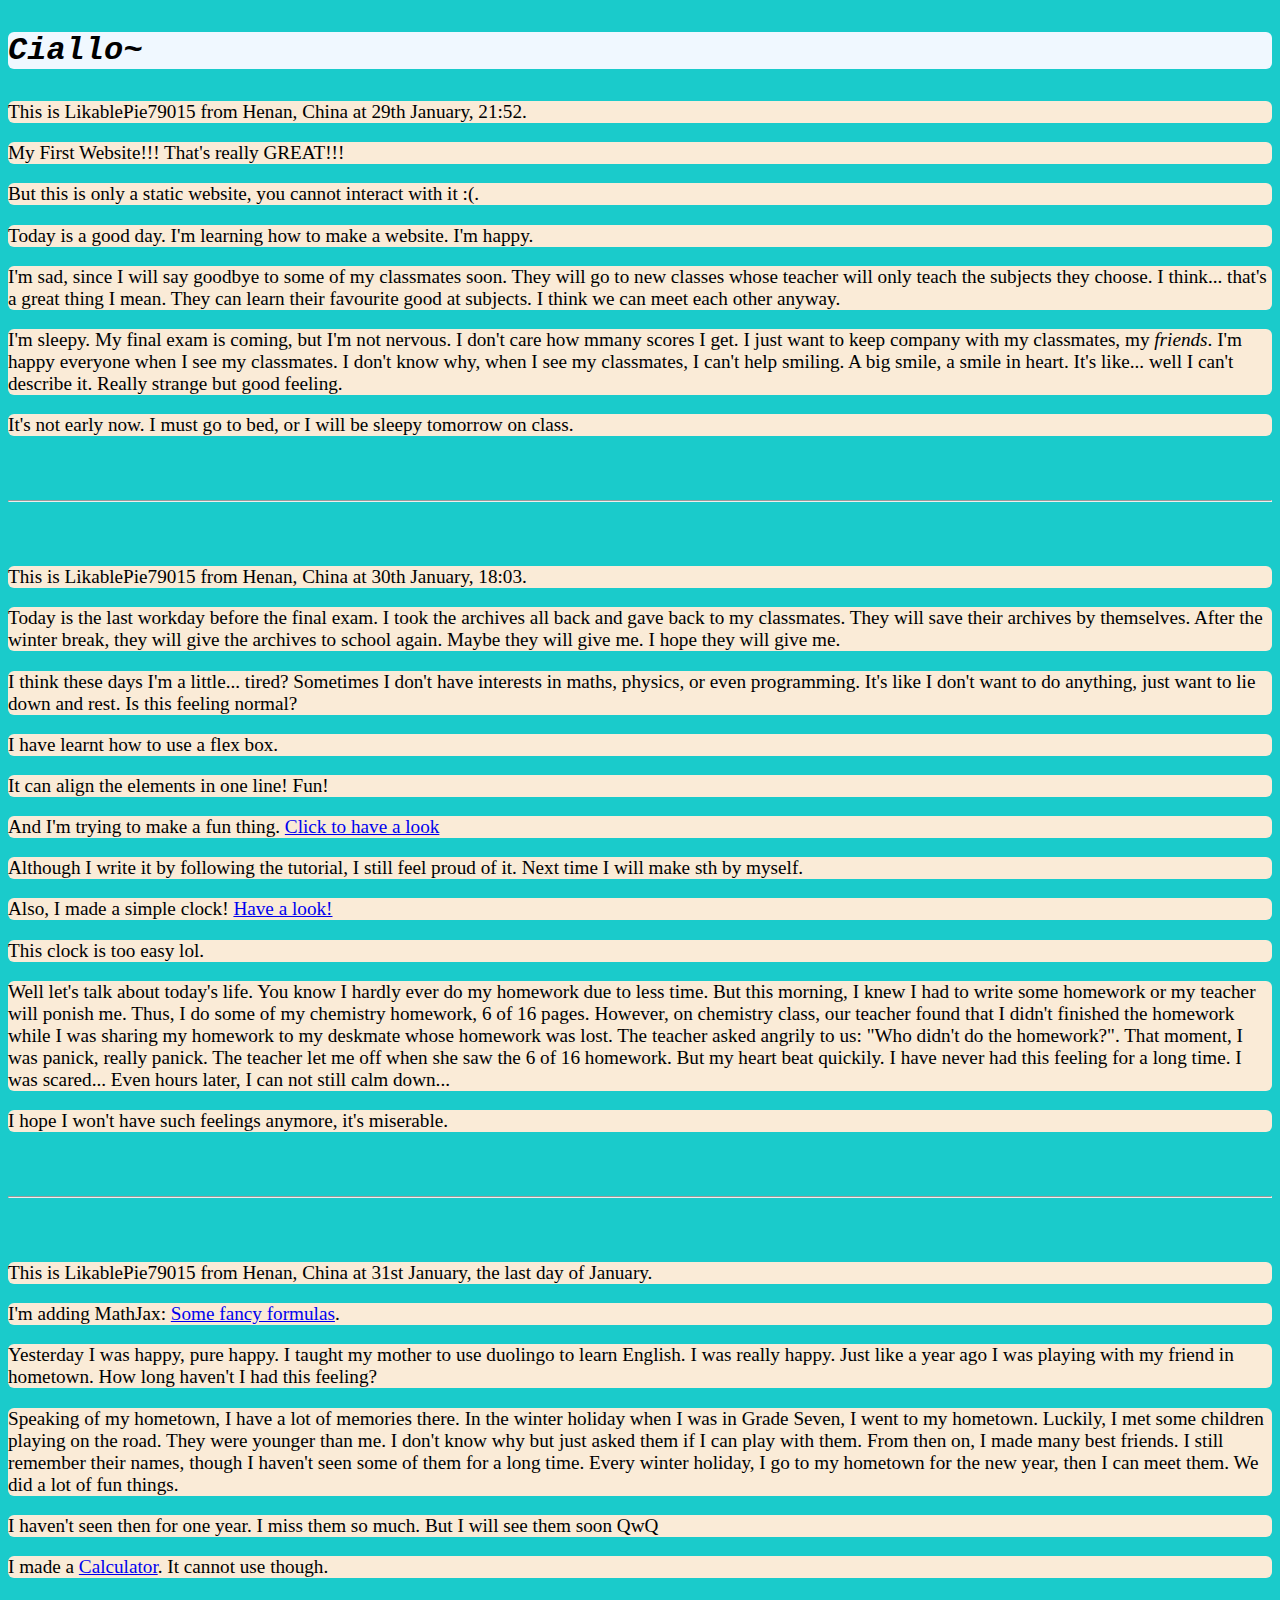
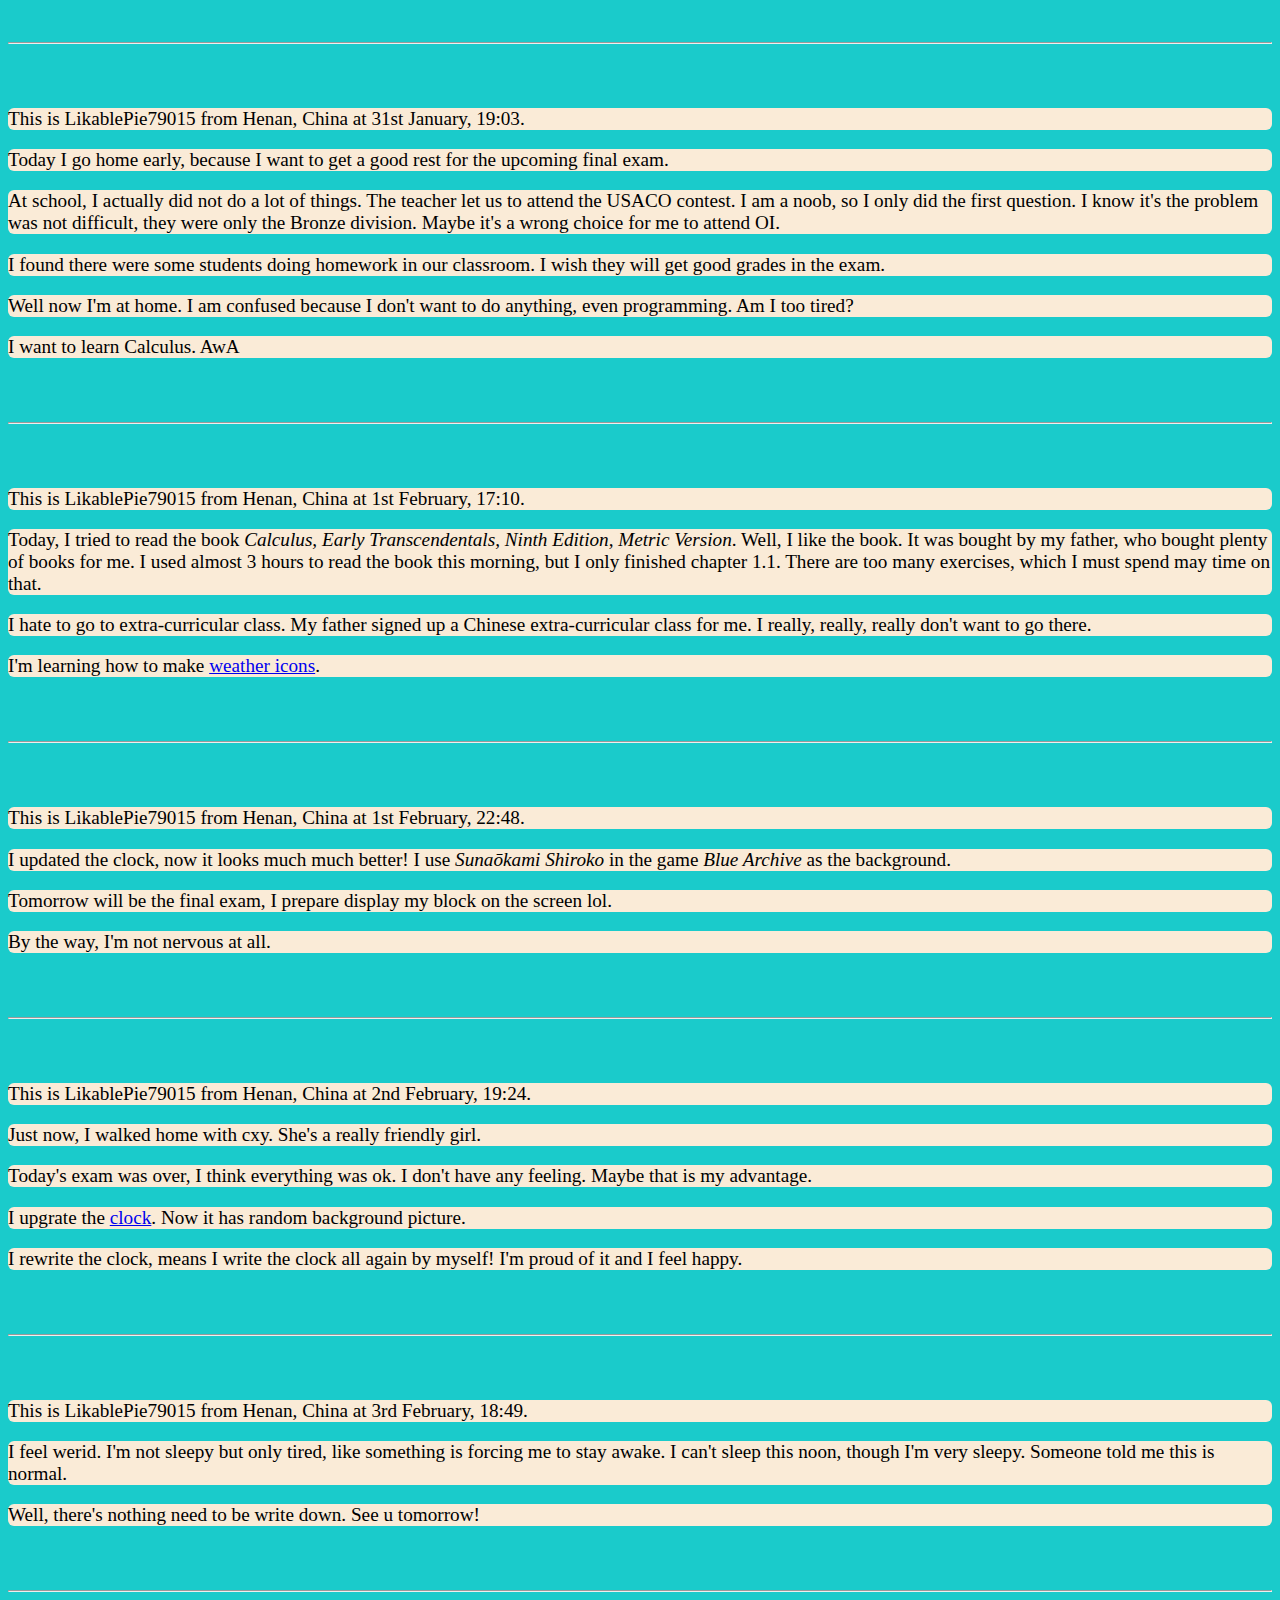
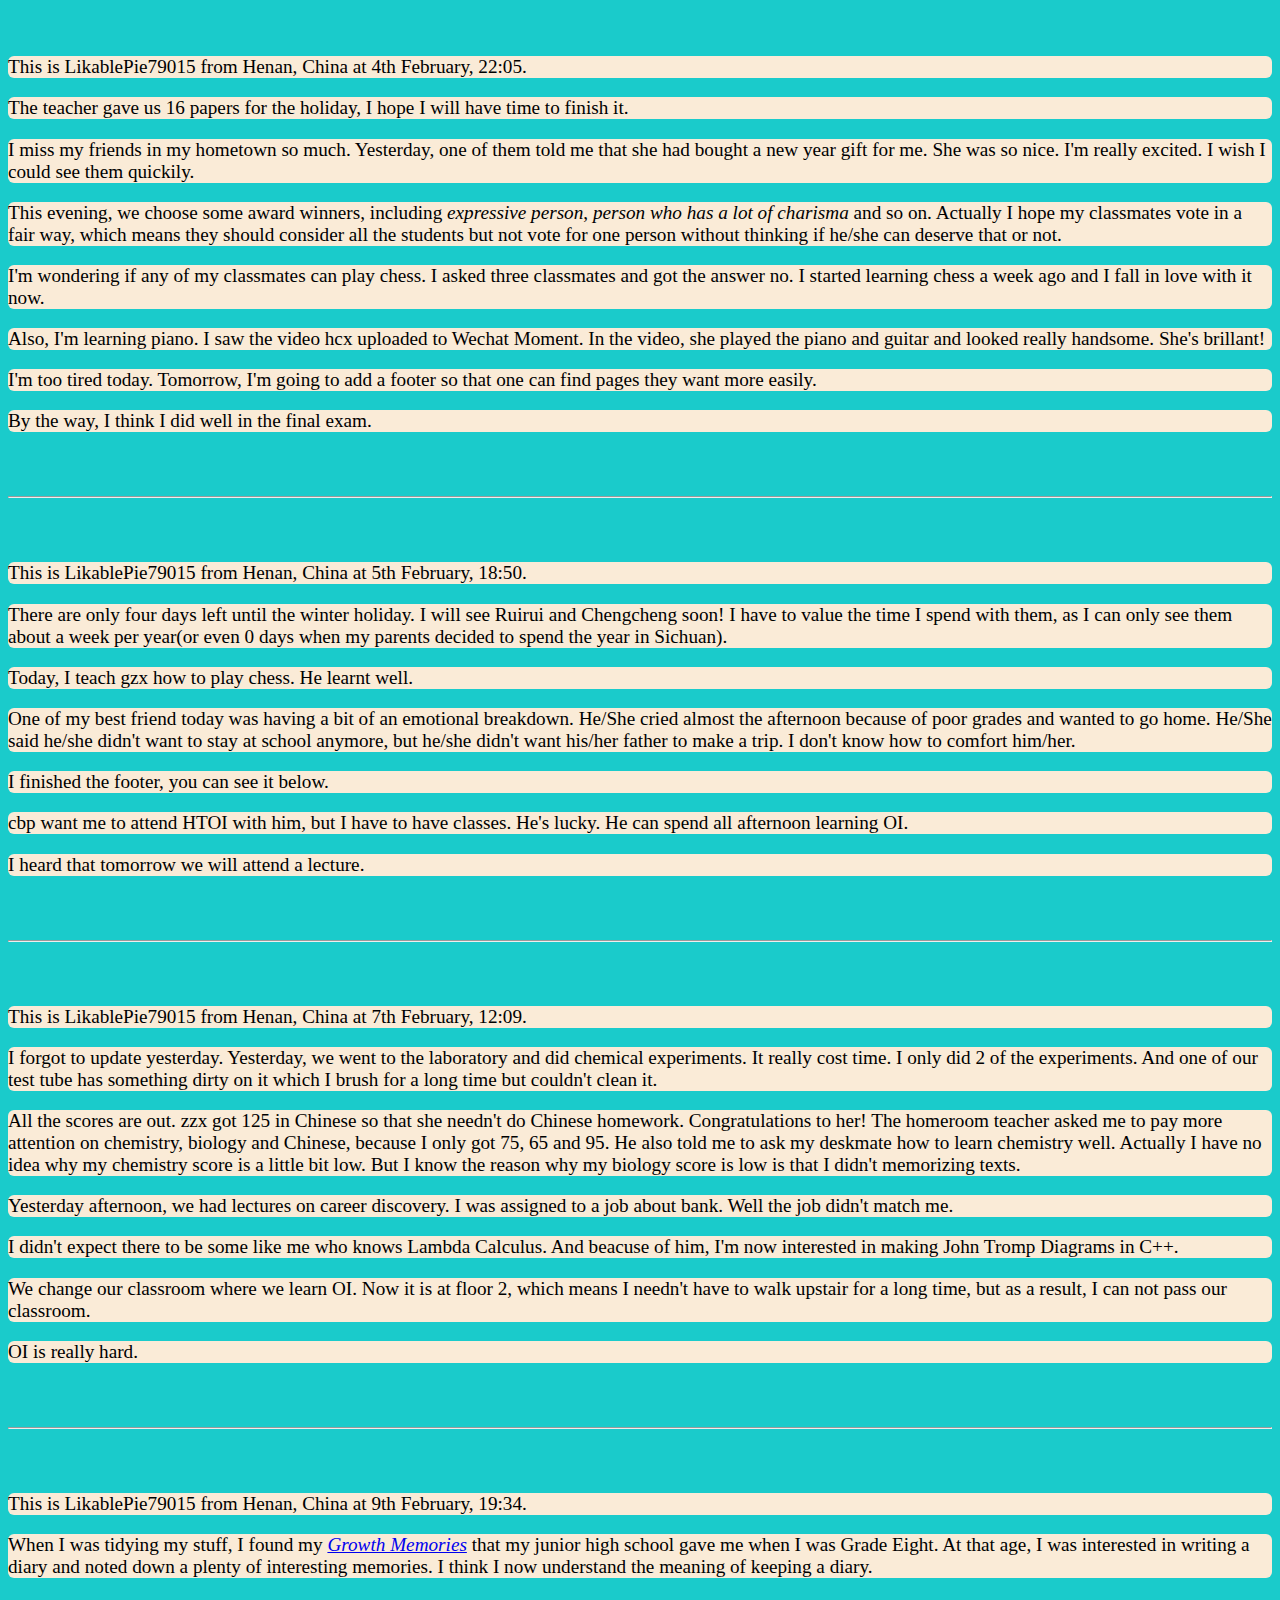
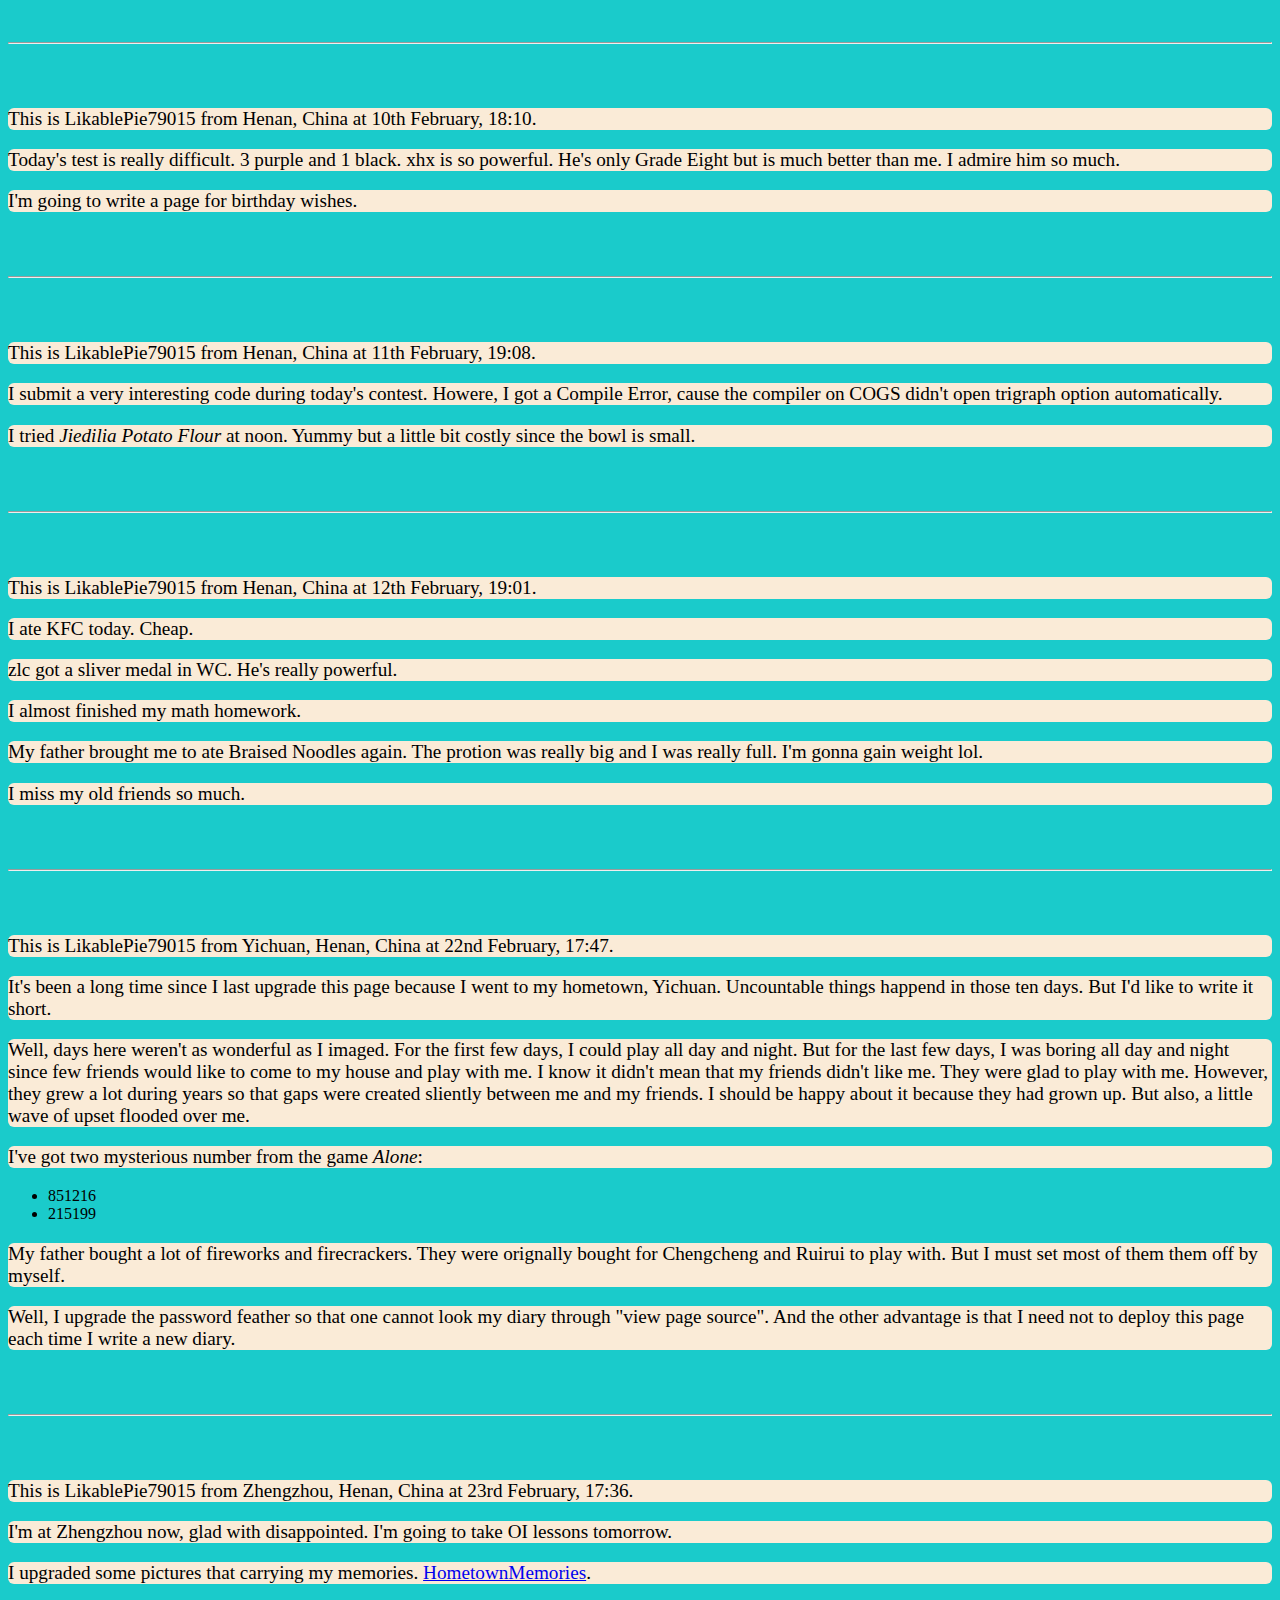
<file: index.html>
<!DOCTYPE html>

<html lang="en">
<head>
  <meta charset="UTF-8">
  <meta name="viewport" content="width=device-width, height=device-height, initial-scale=1">
  <link rel="stylesheet" type="text/css" href="style.css">

  <title>My Website QwQ</title>
</head>
  
<body>
  <div class="wholePage">
    <h3>Ciallo~</h3>
    
    <p>This is LikablePie79015 from Henan, China at 29th January, 21:52.</p>
    <p>My First Website!!! That's really GREAT!!!</p>
    <p>But this is only a static website, you cannot interact with it :(.</p>
    <p>Today is a good day. I'm learning how to make a website. I'm happy.</p>
    <p>I'm sad, since I will say goodbye to some of my classmates soon. They will go to new classes whose teacher will only teach the subjects they choose. I think... that's a great thing I mean. They can learn their favourite good at subjects. I think we can meet each other anyway.</p>
    <p>I'm sleepy. My final exam is coming, but I'm not nervous. I don't care how mmany scores I get. I just want to keep company with my classmates, my <em>friends</em>. I'm happy everyone when I see my classmates. I don't know why, when I see my classmates, I can't help smiling. A big smile, a smile in heart. It's like... well I can't describe it. Really strange but good feeling.</p>
    <p>It's not early now. I must go to bed, or I will be sleepy tomorrow on class.</p>
    
    <hr>
    
    <p>This is LikablePie79015 from Henan, China at 30th January, 18:03.</p>
    <p>Today is the last workday before the final exam. I took the archives all back and gave back to my classmates. They will save their archives by themselves. After the winter break, they will give the archives to school again. Maybe they will give me. I hope they will give me.</p>
    <p>I think these days I'm a little... tired? Sometimes I don't have interests in maths, physics, or even programming. It's like I don't want to do anything, just want to lie down and rest. Is this feeling normal?</p>
    
    <div class="area1">
      <p>I have learnt how to use a flex box.</p>
      <p>It can align the elements in one line! Fun!</p>
    </div>
    
    <p>And I'm trying to make a fun thing. <a href="todo/index.html">Click to have a look</a></p>
    <p>Although I write it by following the tutorial, I still feel proud of it. Next time I will make sth by myself.</p>
    <p>Also, I made a simple clock! <a href="clock/index.html">Have a look!</a></p>
    <p>This clock is too easy lol.</p>
    <p>Well let's talk about today's life. You know I hardly ever do my homework due to less time. But this morning, I knew I had to write some homework or my teacher will ponish me. Thus, I do some of my chemistry homework, 6 of 16 pages. However, on chemistry class, our teacher found that I didn't finished the homework while I was sharing my homework to my deskmate whose homework was lost. The teacher asked angrily to us: "Who didn't do the homework?". That moment, I was panick, really panick. The teacher let me off when she saw the 6 of 16 homework. But my heart beat quickily. I have never had this feeling for a long time. I was scared... Even hours later, I can not still calm down...</p>
    <p>I hope I won't have such feelings anymore, it's miserable.</p>
    
    <hr>
    
    <p>This is LikablePie79015 from Henan, China at 31st January, the last day of January.</p>
    <p>I'm adding MathJax: <a href="formula/index.html">Some fancy formulas</a>.</p>
    <p>Yesterday I was happy, pure happy. I taught my mother to use duolingo to learn English. I was really happy. Just like a year ago I was playing with my friend in hometown. How long haven't I had this feeling?</p>
    <p>Speaking of my hometown, I have a lot of memories there. In the winter holiday when I was in Grade Seven, I went to my hometown. Luckily, I met some children playing on the road. They were younger than me. I don't know why but just asked them if I can play with them. From then on, I made many best friends. I still remember their names, though I haven't seen some of them for a long time. Every winter holiday, I go to my hometown for the new year, then I can meet them. We did a lot of fun things.</p>
    <p>I haven't seen then for one year. I miss them so much. But I will see them soon QwQ</p>
    <p>I made a <a href="calculator/index.html">Calculator</a>. It cannot use though.</p>

    <hr>

    <p>This is LikablePie79015 from Henan, China at 31st January, 19:03.</p>
    <p>Today I go home early, because I want to get a good rest for the upcoming final exam.</p>
    <p>At school, I actually did not do a lot of things. The teacher let us to attend the USACO contest. I am a noob, so I only did the first question. I know it's the problem was not difficult, they were only the Bronze division. Maybe it's a wrong choice for me to attend OI.</p>
    <p>I found there were some students doing homework in our classroom. I wish they will get good grades in the exam.</p>
    <p>Well now I'm at home. I am confused because I don't want to do anything, even programming. Am I too tired?</p>
    <p>I want to learn Calculus. AwA</p>

    <hr>

    <p>This is LikablePie79015 from Henan, China at 1st February, 17:10.</p>
    <p>Today, I tried to read the book <em>Calculus, Early Transcendentals, Ninth Edition, Metric Version</em>. Well, I like the book. It was bought by my father, who bought plenty of books for me. I used almost 3 hours to read the book this morning, but I only finished chapter 1.1. There are too many exercises, which I must spend may time on that.</p>
    <p>I hate to go to extra-curricular class. My father signed up a Chinese extra-curricular class for me. I really, really, really don't want to go there.</p>
    <p>I'm learning how to make <a href="weather/index.html">weather icons</a>.</p>

    <hr>

    <p>This is LikablePie79015 from Henan, China at 1st February, 22:48.</p>
    <p>I updated the clock, now it looks much much better! I use <em>Sunaōkami Shiroko</em> in the game <em>Blue Archive</em> as the background.</p>
    <p>Tomorrow will be the final exam, I prepare display my block on the screen lol.</p>
    <p>By the way, I'm not nervous at all.</p>

    <hr>

    <p>This is LikablePie79015 from Henan, China at 2nd February, 19:24.</p>
    <p>Just now, I walked home with cxy. She's a really friendly girl.</p>
    <p>Today's exam was over, I think everything was ok. I don't have any feeling. Maybe that is my advantage.</p>
    <p>I upgrate the <a href="clock/index.html">clock</a>. Now it has random background picture.</p>
    <p>I rewrite the clock, means I write the clock all again by myself! I'm proud of it and I feel happy.</p>

    <hr>

    <p>This is LikablePie79015 from Henan, China at 3rd February, 18:49.</p>
    <p>I feel werid. I'm not sleepy but only tired, like something is forcing me to stay awake. I can't sleep this noon, though I'm very sleepy. Someone told me this is normal.</p>
    <p>Well, there's nothing need to be write down. See u tomorrow!</p>

    <hr>

    <p>This is LikablePie79015 from Henan, China at 4th February, 22:05.</p>
    <p>The teacher gave us 16 papers for the holiday, I hope I will have time to finish it.</p>
    <p>I miss my friends in my hometown so much. Yesterday, one of them told me that she had bought a new year gift for me. She was so nice. I'm really excited. I wish I could see them quickily.</p>
    <p>This evening, we choose some award winners, including <em>expressive person</em>, <em>person who has a lot of charisma</em> and so on. Actually I hope my classmates vote in a fair way, which means they should consider all the students but not vote for one person without thinking if he/she can deserve that or not.</p>
    <p>I'm wondering if any of my classmates can play chess. I asked three classmates and got the answer no. I started learning chess a week ago and I fall in love with it now.</p>
    <p>Also, I'm learning piano. I saw the video hcx uploaded to Wechat Moment. In the video, she played the piano and guitar and looked really handsome. She's brillant!</p>
    <p>I'm too tired today. Tomorrow, I'm going to add a footer so that one can find pages they want more easily.</p>
    <p>By the way, I think I did well in the final exam.</p>

    <hr>

    <p>This is LikablePie79015 from Henan, China at 5th February, 18:50.</p>
    <p>There are only four days left until the winter holiday. I will see Ruirui and Chengcheng soon! I have to value the time I spend with them, as I can only see them about a week per year(or even 0 days when my parents decided to spend the year in Sichuan).</p>
    <p>Today, I teach gzx how to play chess. He learnt well.</p>
    <p>One of my best friend today was having a bit of an emotional breakdown. He/She cried almost the afternoon because of poor grades and wanted to go home. He/She said he/she didn't want to stay at school anymore, but he/she didn't want his/her father to make a trip. I don't know how to comfort him/her.</p>
    <p>I finished the footer, you can see it below.</p>
    <p>cbp want me to attend HTOI with him, but I have to have classes. He's lucky. He can spend all afternoon learning OI.</p>
    <p>I heard that tomorrow we will attend a lecture.</p>

    <hr>

    <p>This is LikablePie79015 from Henan, China at 7th February, 12:09.</p>
    <p>I forgot to update yesterday. Yesterday, we went to the laboratory and did chemical experiments. It really cost time. I only did 2 of the experiments. And one of our test tube has something dirty on it which I brush for a long time but couldn't clean it.</p>
    <p>All the scores are out. zzx got 125 in Chinese so that she needn't do Chinese homework. Congratulations to her! The homeroom teacher asked me to pay more attention on chemistry, biology and Chinese, because I only got 75, 65 and 95. He also told me to ask my deskmate how to learn chemistry well. Actually I have no idea why my chemistry score is a little bit low. But I know the reason why my biology score is low is that I didn't memorizing texts.</p>
    <p>Yesterday afternoon, we had lectures on career discovery. I was assigned to a job about bank. Well the job didn't match me.</p>
    <p>I didn't expect there to be some like me who knows Lambda Calculus. And beacuse of him, I'm now interested in making John Tromp Diagrams in C++. </p>
    <p>We change our classroom where we learn OI. Now it is at floor 2, which means I needn't have to walk upstair for a long time, but as a result, I can not pass our classroom.</p>
    <p>OI is really hard.</p>

    <hr>
    
    <p>This is LikablePie79015 from Henan, China at 9th February, 19:34.</p>
    <p>When I was tidying my stuff, I found my <a href="GrowthMemories/index.html"><em>Growth Memories</em></a> that my junior high school gave me when I was Grade Eight. At that age, I was interested in writing a diary and noted down a plenty of interesting memories. I think I now understand the meaning of keeping a diary.</p>

    <hr>

    <p>This is LikablePie79015 from Henan, China at 10th February, 18:10.</p>
    <p>Today's test is really difficult. 3 purple and 1 black. xhx is so powerful. He's only Grade Eight but is much better than me. I admire him so much.</p>
    <p>I'm going to write a page for birthday wishes.</p>

    <hr>

    <p>This is LikablePie79015 from Henan, China at 11th February, 19:08.</p>
    <p>I submit a very interesting code during today's contest. Howere, I got a Compile Error, cause the compiler on COGS didn't open trigraph option automatically.</p>
    <p>I tried <em>Jiedilia Potato Flour</em> at noon. Yummy but a little bit costly since the bowl is small.</p>

    <hr>

    <p>This is LikablePie79015 from Henan, China at 12th February, 19:01.</p>
    <p>I ate KFC today. Cheap.</p>
    <p>zlc got a sliver medal in WC. He's really powerful.</p>
    <p>I almost finished my math homework.</p>
    <p>My father brought me to ate Braised Noodles again. The protion was really big and I was really full. I'm gonna gain weight lol.</p>
    <p>I miss my old friends so much.</p>

    <hr>

    <p>This is LikablePie79015 from Yichuan, Henan, China at 22nd February, 17:47.</p>
    <p>It's been a long time since I last upgrade this page because I went to my hometown, Yichuan. Uncountable things happend in those ten days. But I'd like to write it short.</p>
    <p>Well, days here weren't as wonderful as I imaged. For the first few days, I could play all day and night. But for the last few days, I was boring all day and night since few friends would like to come to my house and play with me. I know it didn't mean that my friends didn't like me. They were glad to play with me. However, they grew a lot during years so that gaps were created sliently between me and my friends. I should be happy about it because they had grown up. But also, a little wave of upset flooded over me.</p>
    <div class="area2">
      <p>I've got two mysterious number from the game <em>Alone</em>:</p>
      <ul><li>851216</li><li>215199</li></ul>
    </div>
    <p>My father bought a lot of fireworks and firecrackers. They were orignally bought for Chengcheng and Ruirui to play with. But I must set most of them them off by myself.</p>
    <p>Well, I upgrade the password feather so that one cannot look my diary through "view page source". And the other advantage is that I need not to deploy this page each time I write a new diary.</p>

    <hr>

    <p>This is LikablePie79015 from Zhengzhou, Henan, China at 23rd February, 17:36.</p>
    <p>I'm at Zhengzhou now, glad with disappointed. I'm going to take OI lessons tomorrow.</p>
    <p>I upgraded some pictures that carrying my memories. <a href="HometownMemories/index.html">HometownMemories</a>.</p>
  </div>

  <div class="footer">
    <a href="todo/index.html">Todo</a>
    <a href="clock/index.html">Clock</a>
    <a href="weather/index.html">Weather</a>
    <a href="calculator/index.html">Caculator</a>
    <a href="formula/index.html">Formula</a>
    <a href="GrowthMemories/index.html">Growth Memories</a>
    <a href="diary/index.html">Diary</a>
    <a href="HometownMemories/index.html">HometownMemories</a>
  </div>
</body>
</html>
</file>
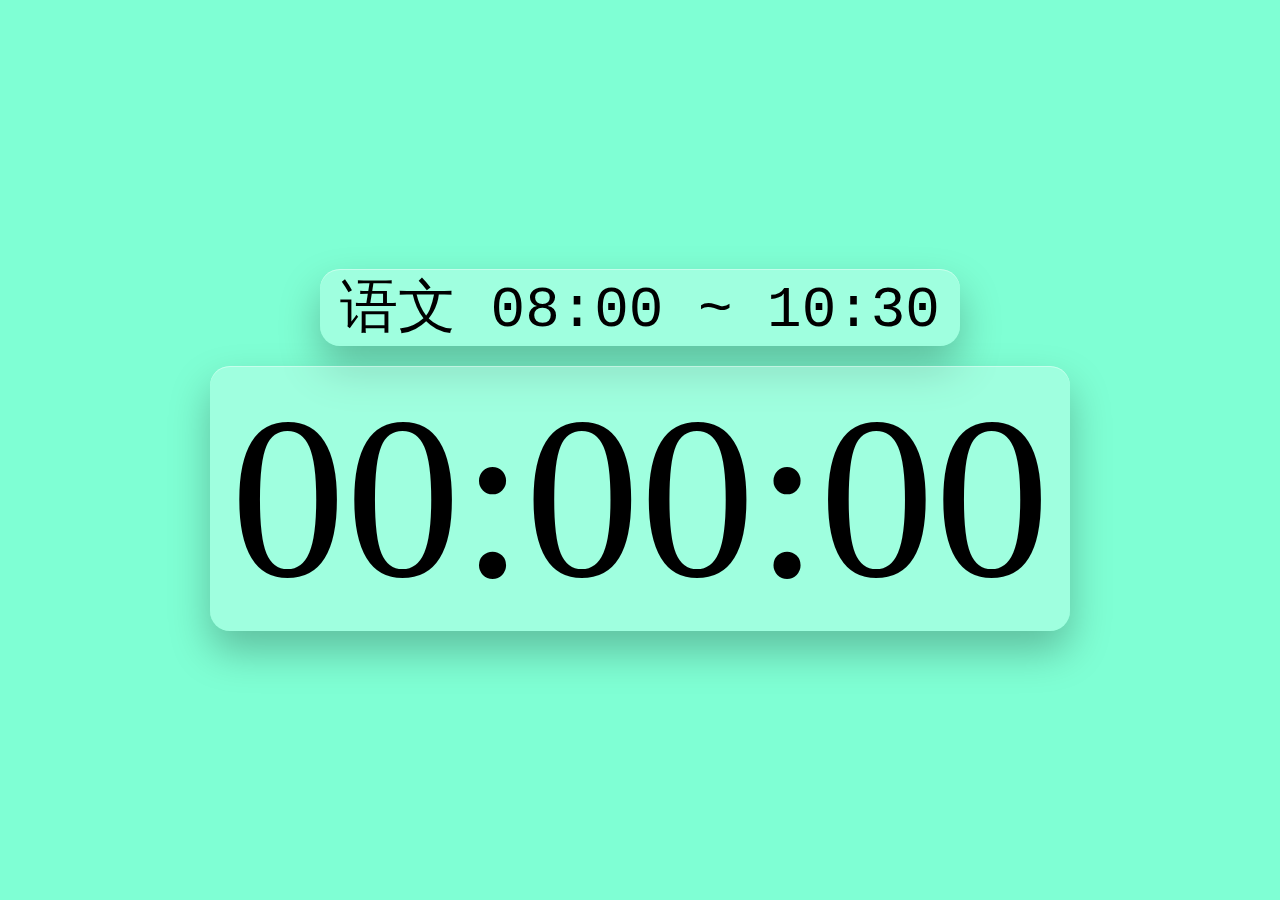
<file: clock/index.html>
<!DOCTYPE html>
<html lang="en">
<head>
  <meta charset="UTF-8">
  <meta name="viewport" content="width=device-width, initial-scale=1.0">
  <link rel="stylesheet" href="style.css">

  <title>CLOCK</title>
</head>
<body>
  <div class="clock">
    <p class="subject">语文 08:00 ~ 10:30</p>
    <p class="time">00:00:00</p>
  </div>
  <script src="script.js"></script>
</body>
</html>
</file>
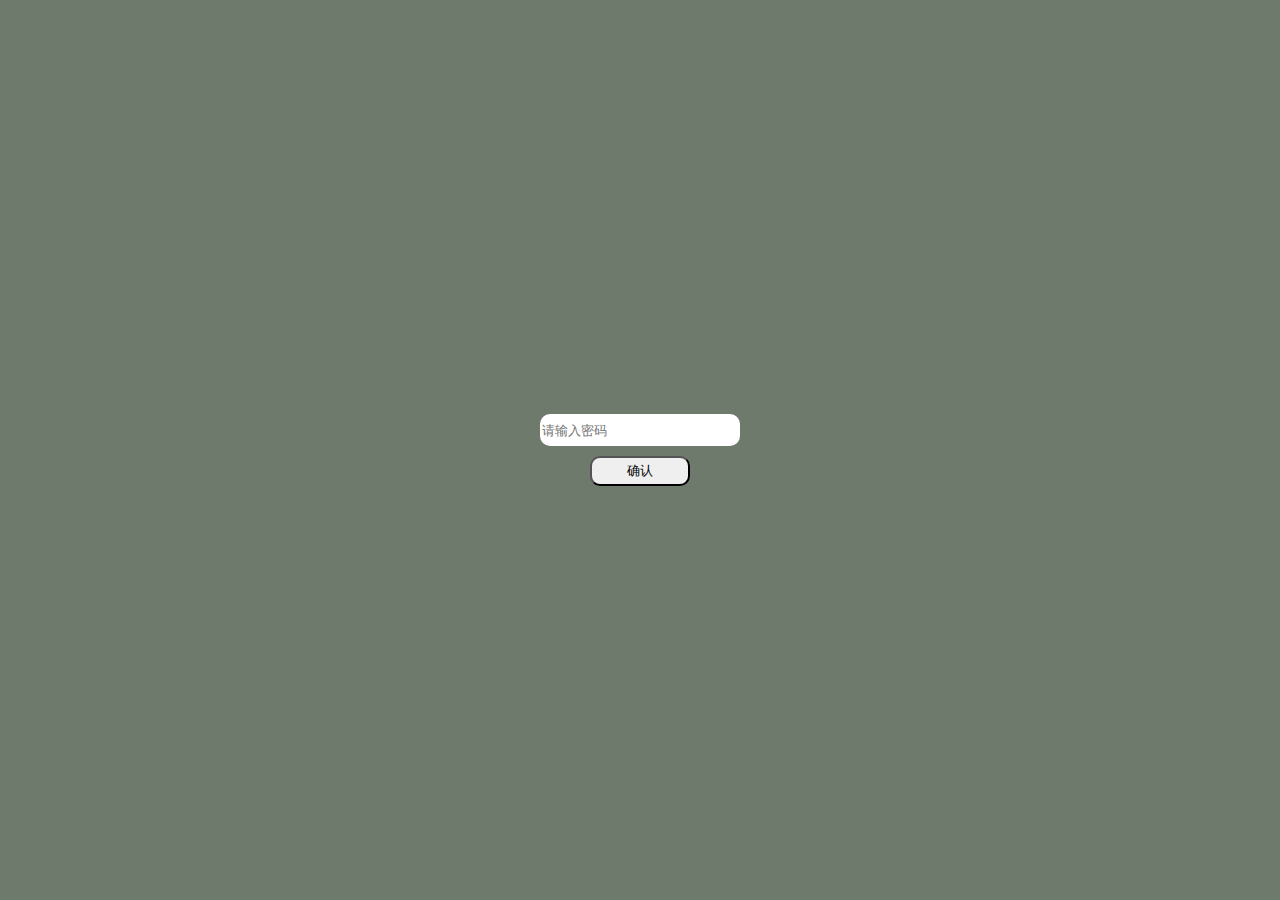
<file: diary/index.html>
<!DOCTYPE html>
<html lang="en">
<head>
  <meta charset="UTF-8">
  <meta name="viewport" content="width=device-width, initial-scale=1.0">
  <link rel="stylesheet" href="style.css">
  
  <title>Diary</title>
</head>
<body>
  <div class="authentication">
    <input class="psw" type="password" placeholder="请输入密码">
    <button class="btn">确认</button>
  </div>

  <div class="diary" style="display: none;">
    
  </div>

  <script src="script.js"></script>
</body>
</html>
</file>
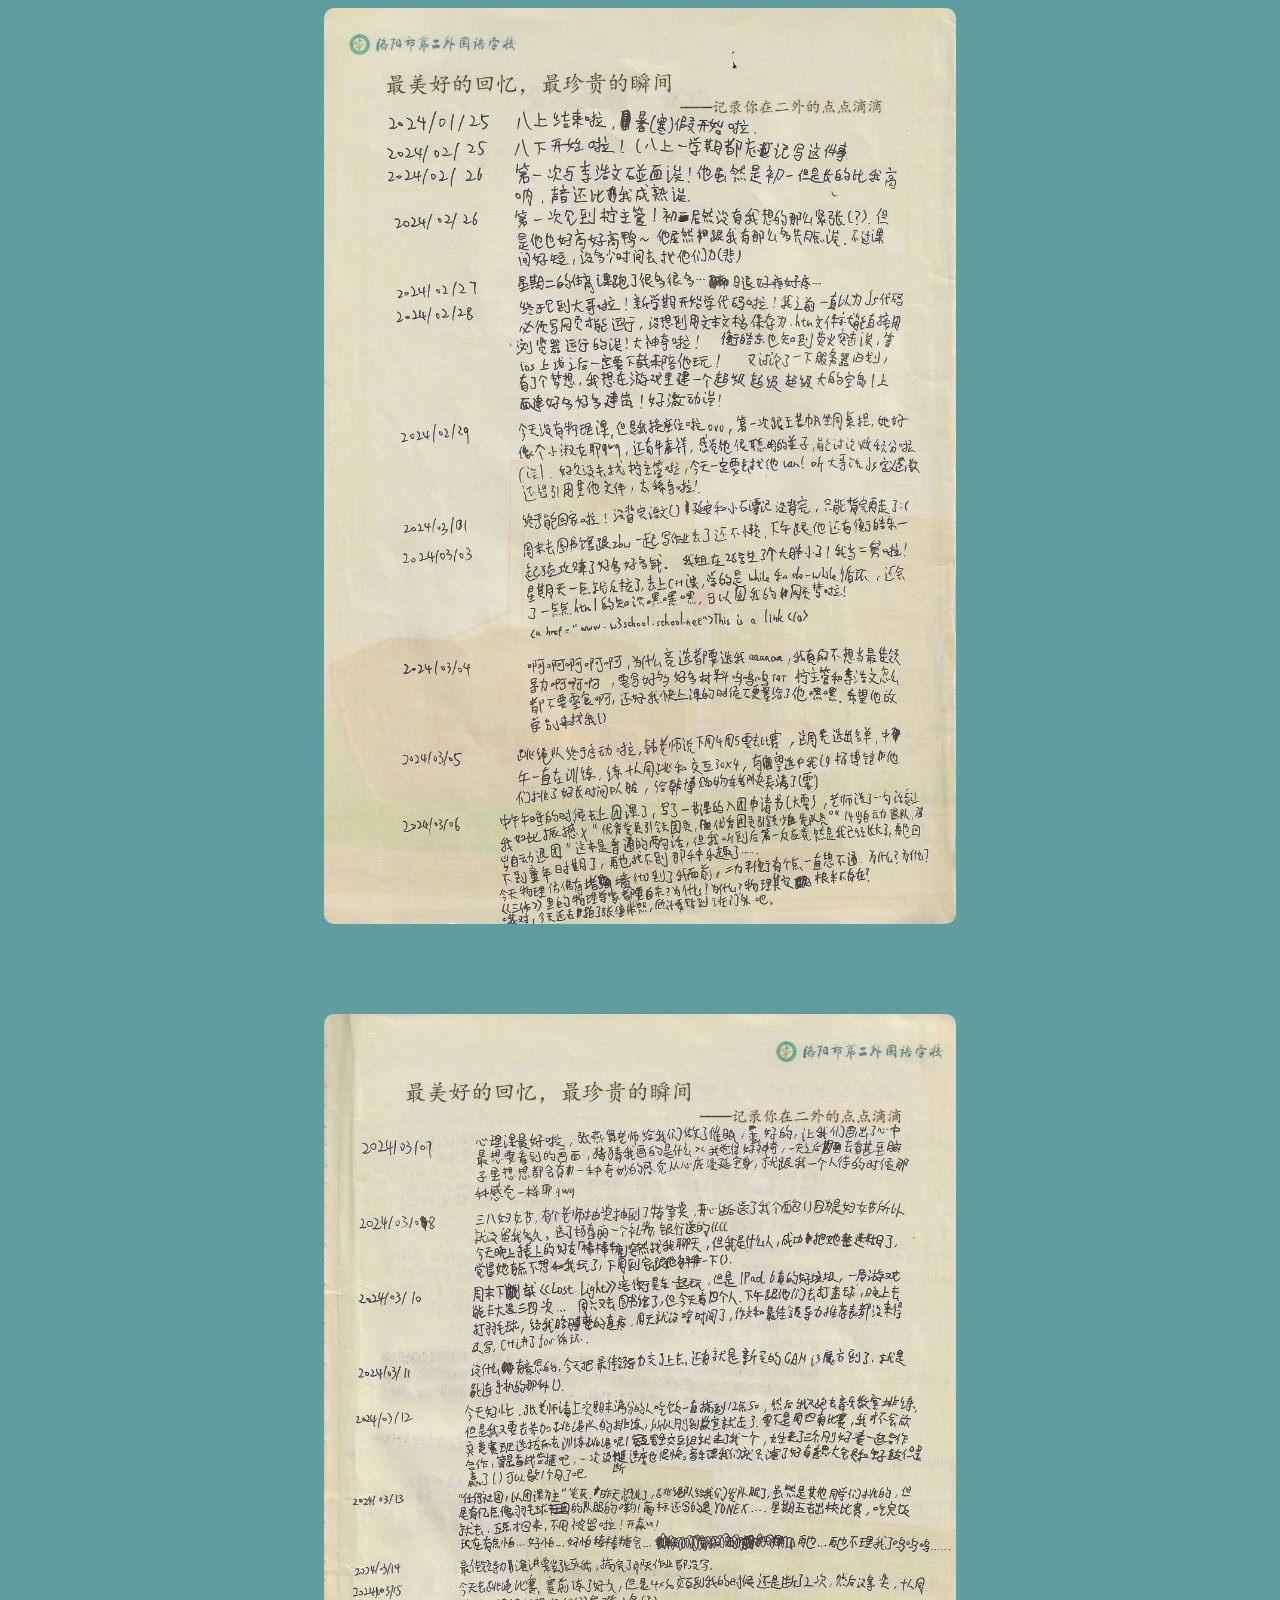
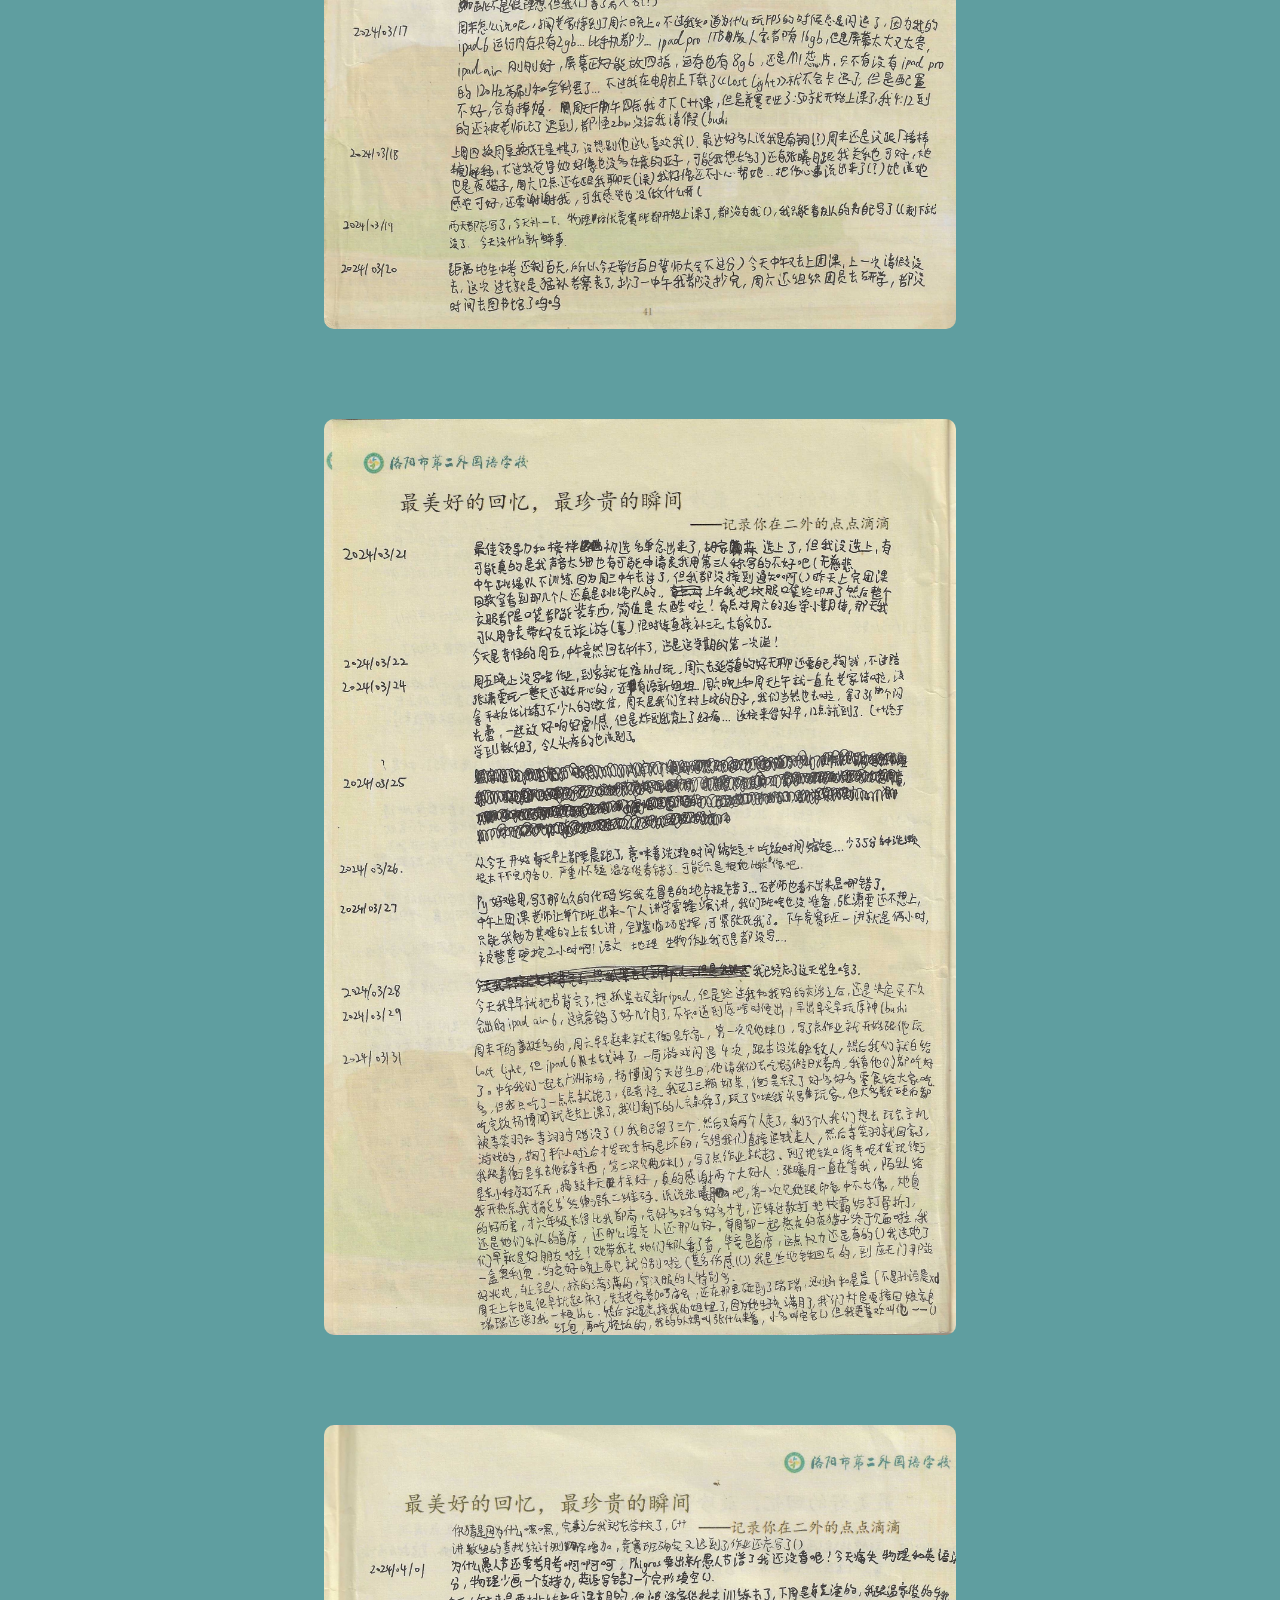
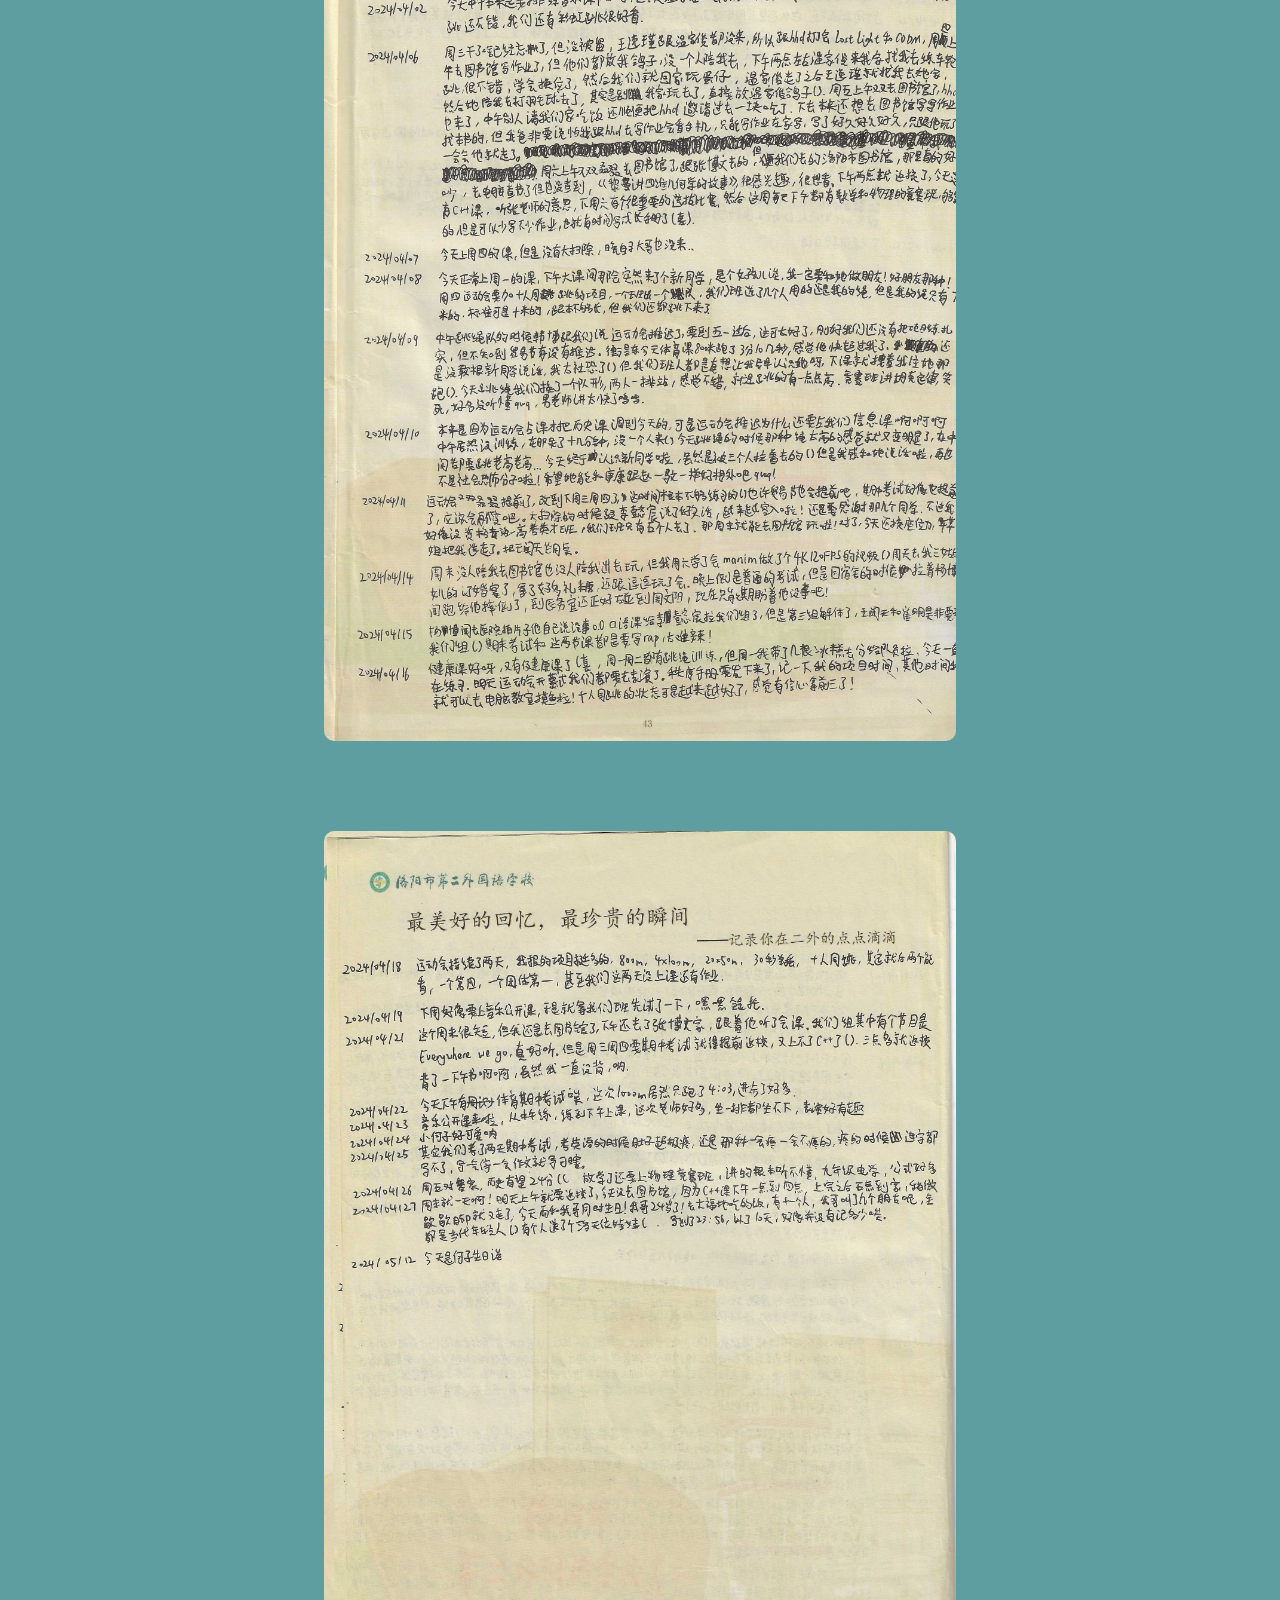
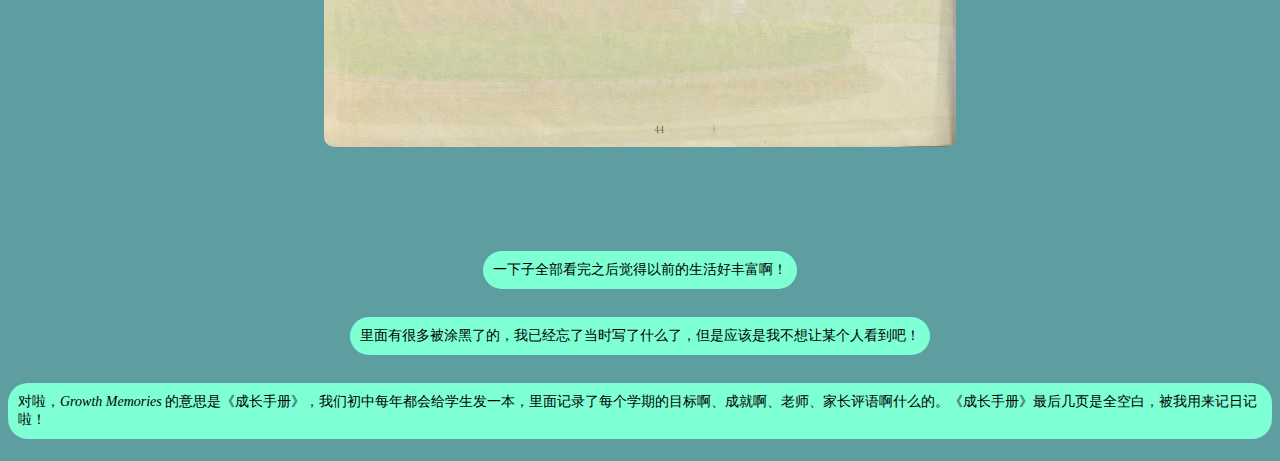
<file: GrowthMemories/index.html>
<!DOCTYPE html>
<html lang="en">
<head>
  <meta charset="UTF-8">
  <meta name="viewport" content="width=device-width, initial-scale=1.0">
  <link rel="stylesheet" href="style.css">

  <title>Growth Memories</title>
</head>
<body>
  <img src="images/GrothMemories_0.jpg" alt="这里是有图片的">
  <img src="images/GrothMemories_1.jpg" alt="这里是有图片的">
  <img src="images/GrothMemories_2.jpg" alt="这里是有图片的">
  <img src="images/GrothMemories_3.jpg" alt="这里是有图片的">
  <img src="images/GrothMemories_4.jpg" alt="这里是有图片的">

  <p>一下子全部看完之后觉得以前的生活好丰富啊！</p>
  <p>里面有很多被涂黑了的，我已经忘了当时写了什么了，但是应该是我不想让某个人看到吧！</p>
  <p>对啦，<em>Growth Memories</em> 的意思是《成长手册》，我们初中每年都会给学生发一本，里面记录了每个学期的目标啊、成就啊、老师、家长评语啊什么的。《成长手册》最后几页是全空白，被我用来记日记啦！</p>
</body>
</html>
</file>
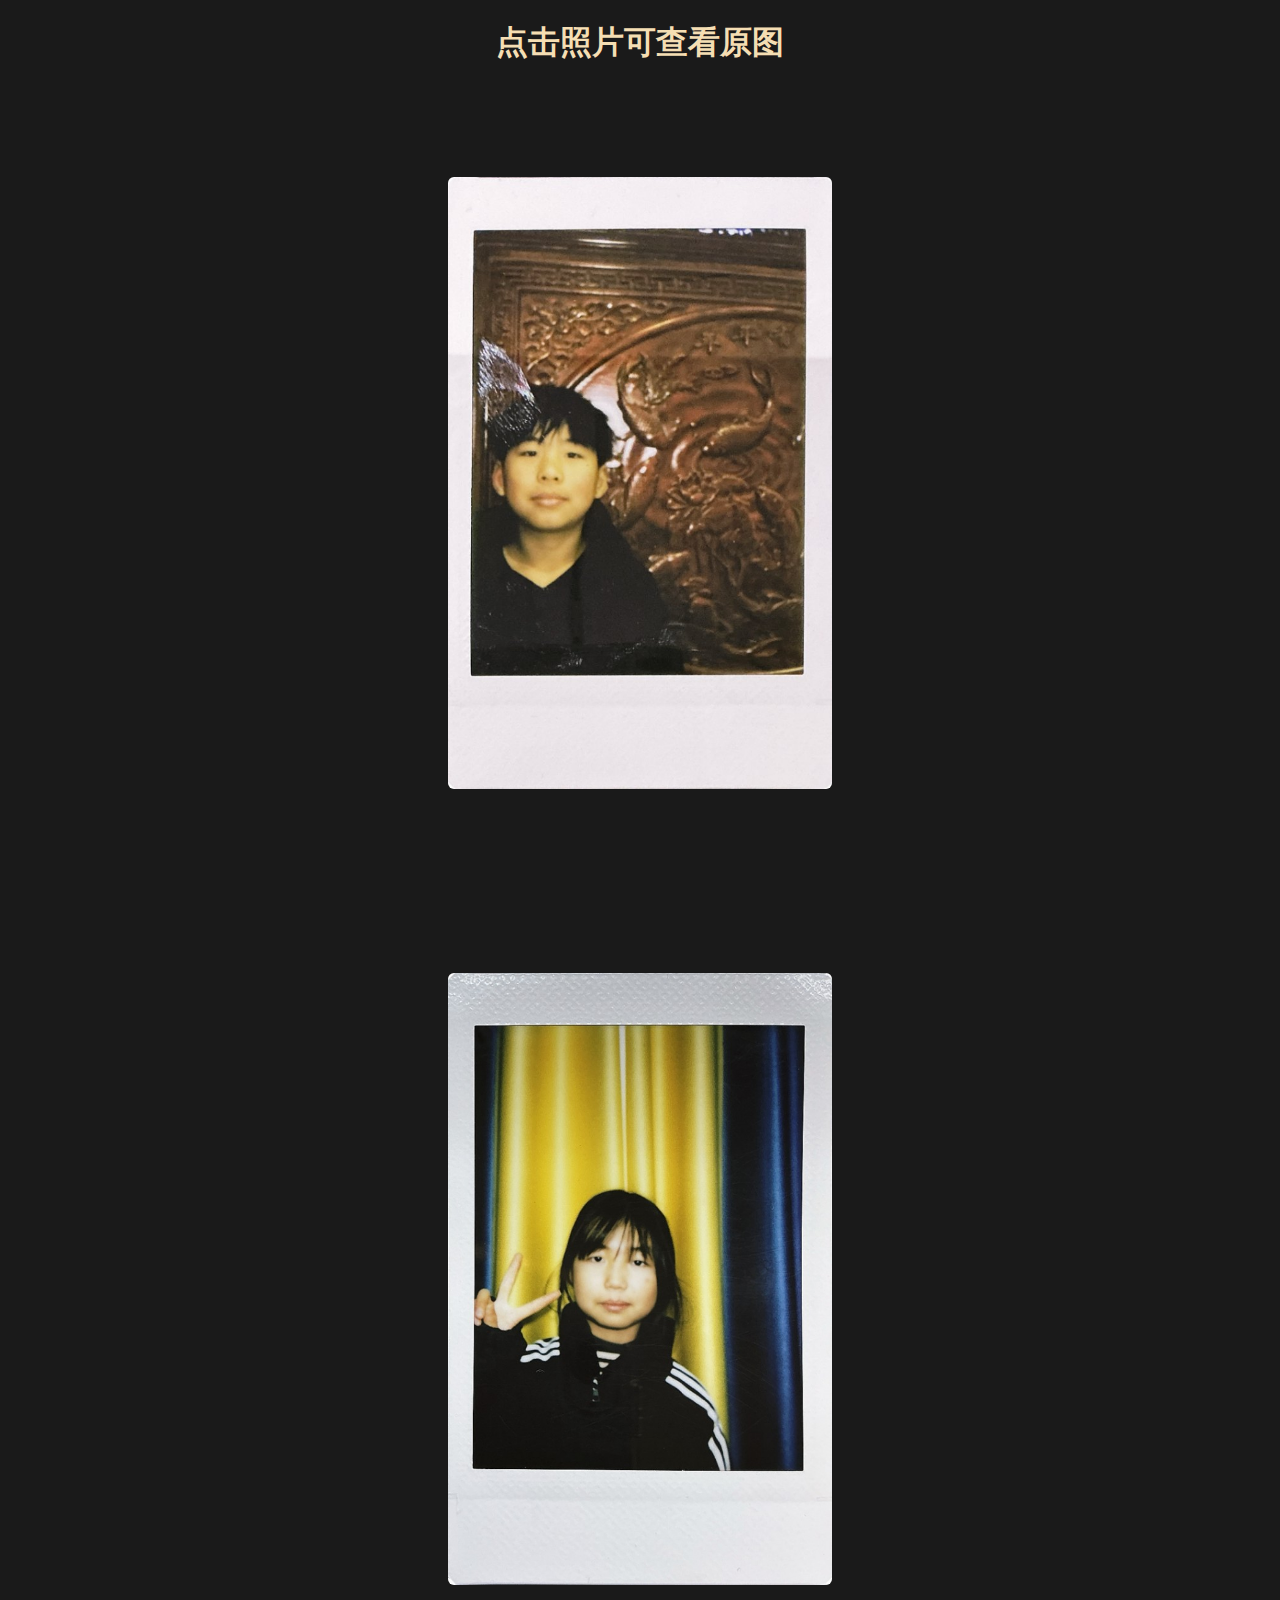
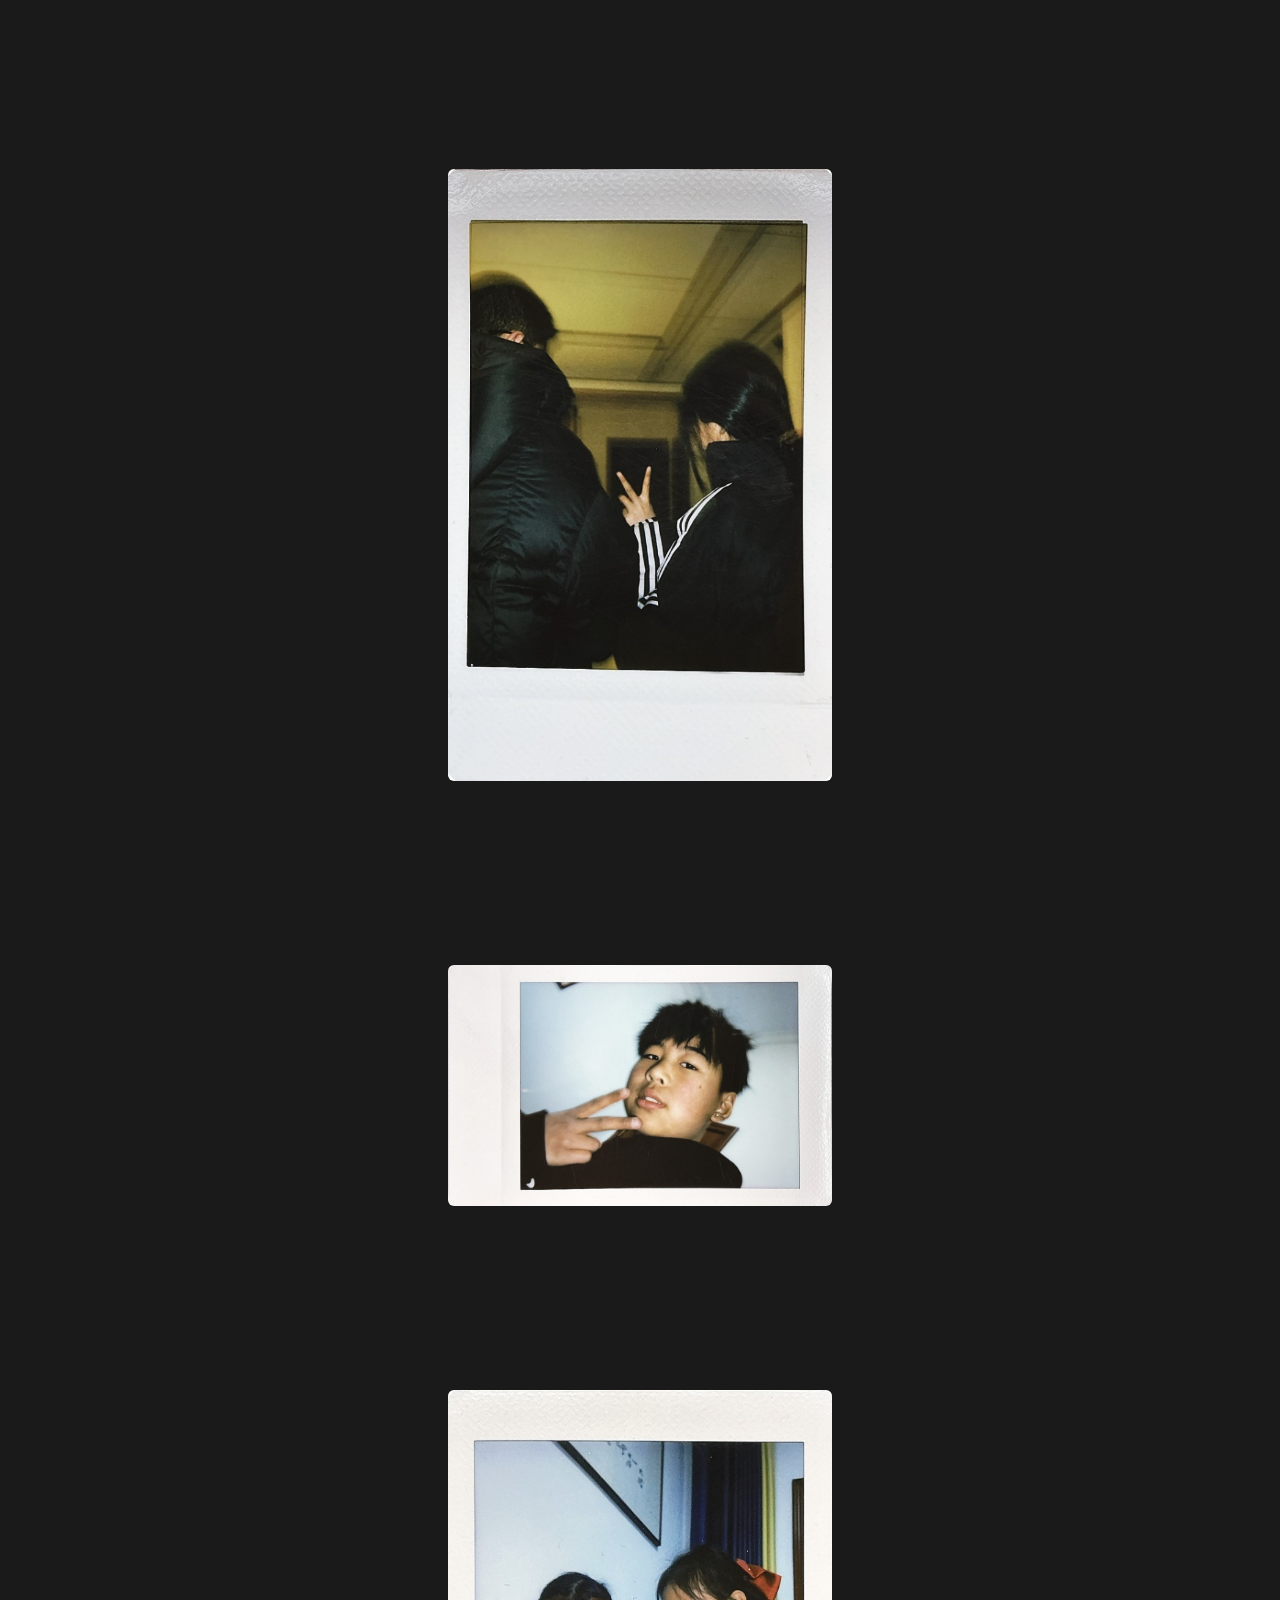
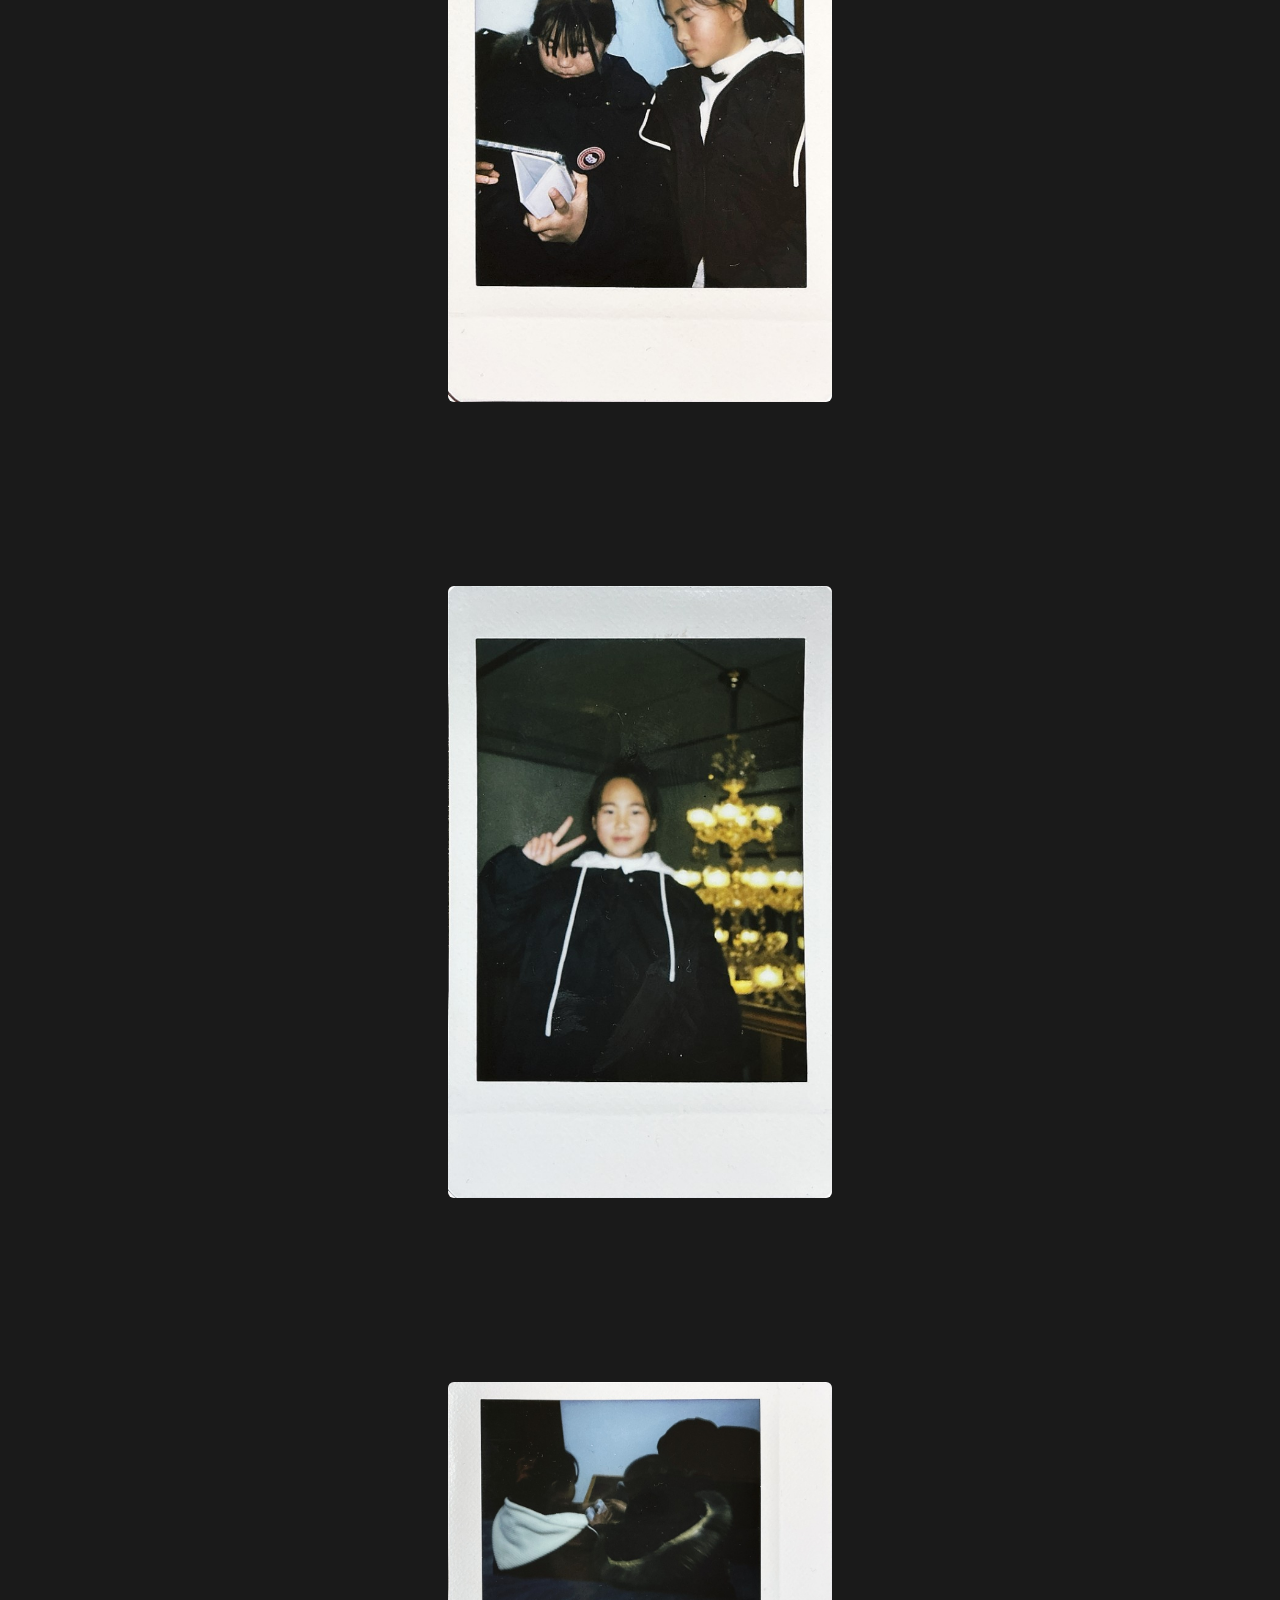
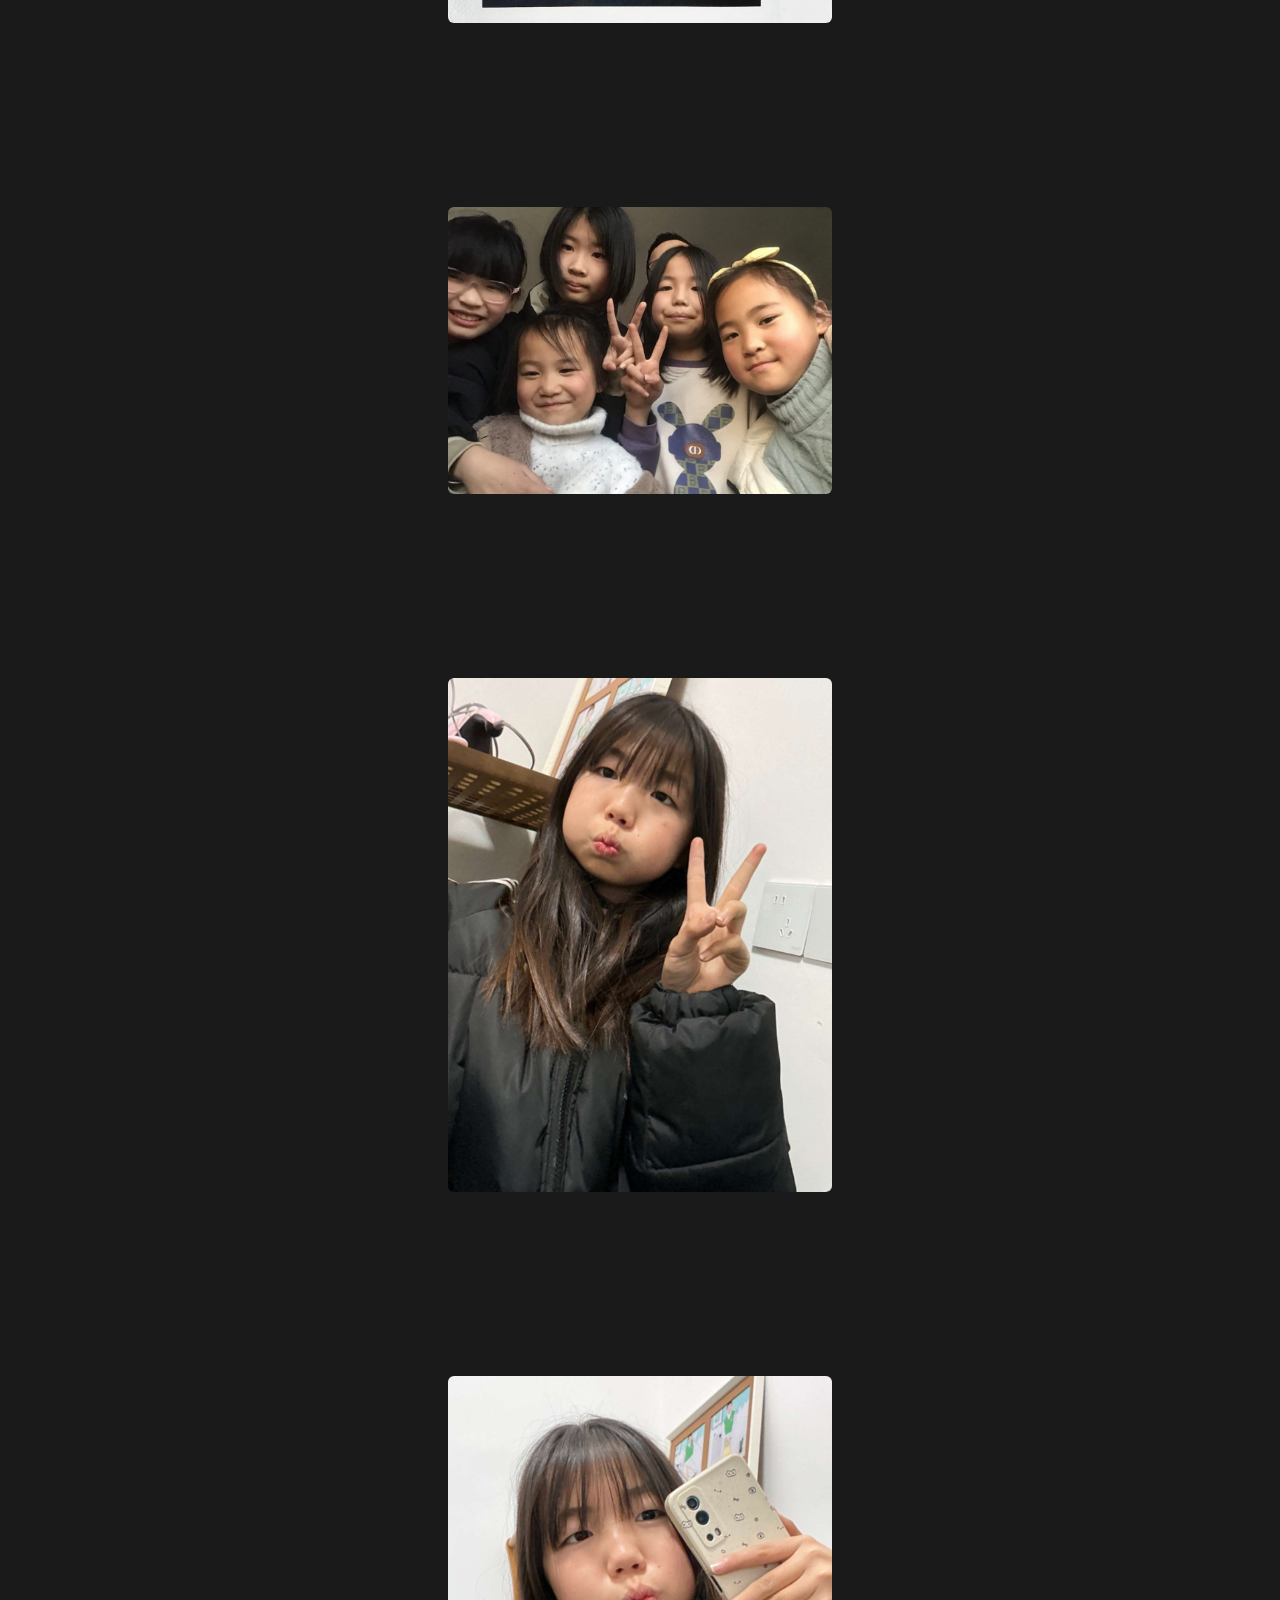
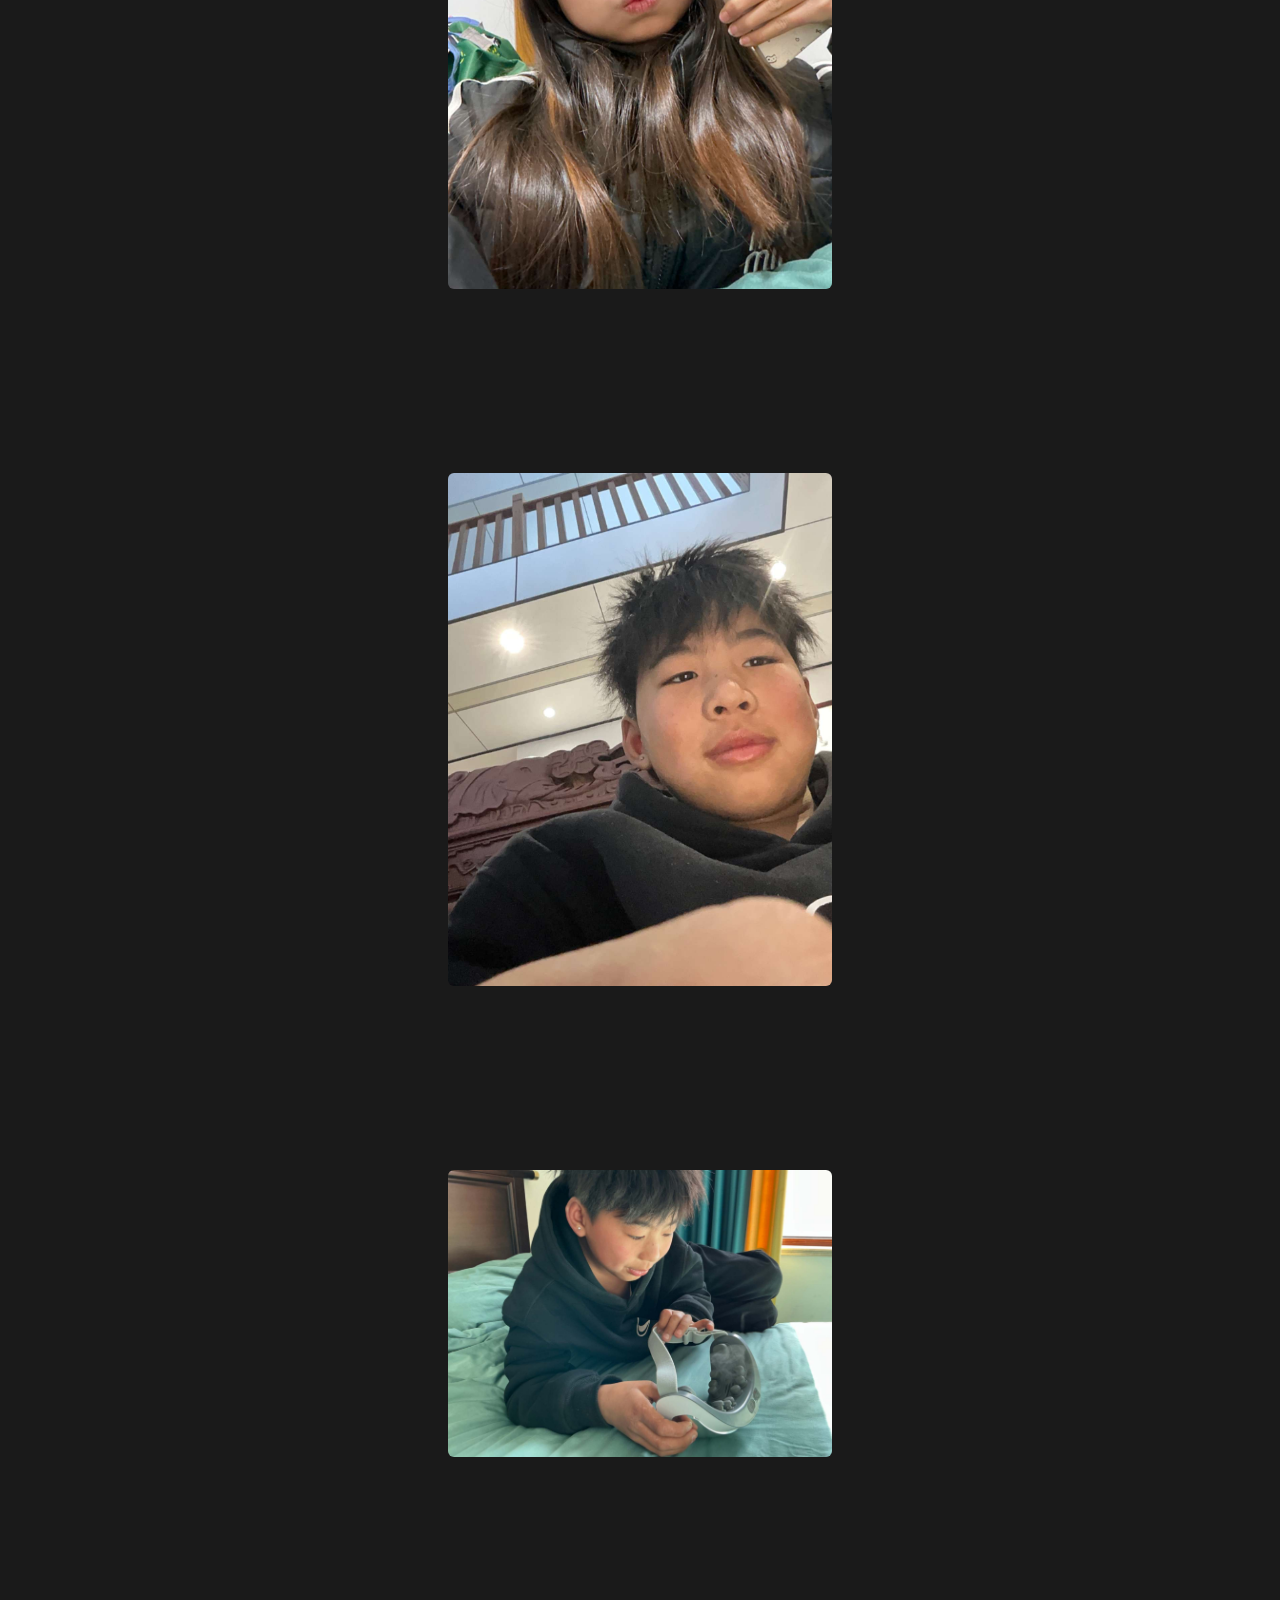
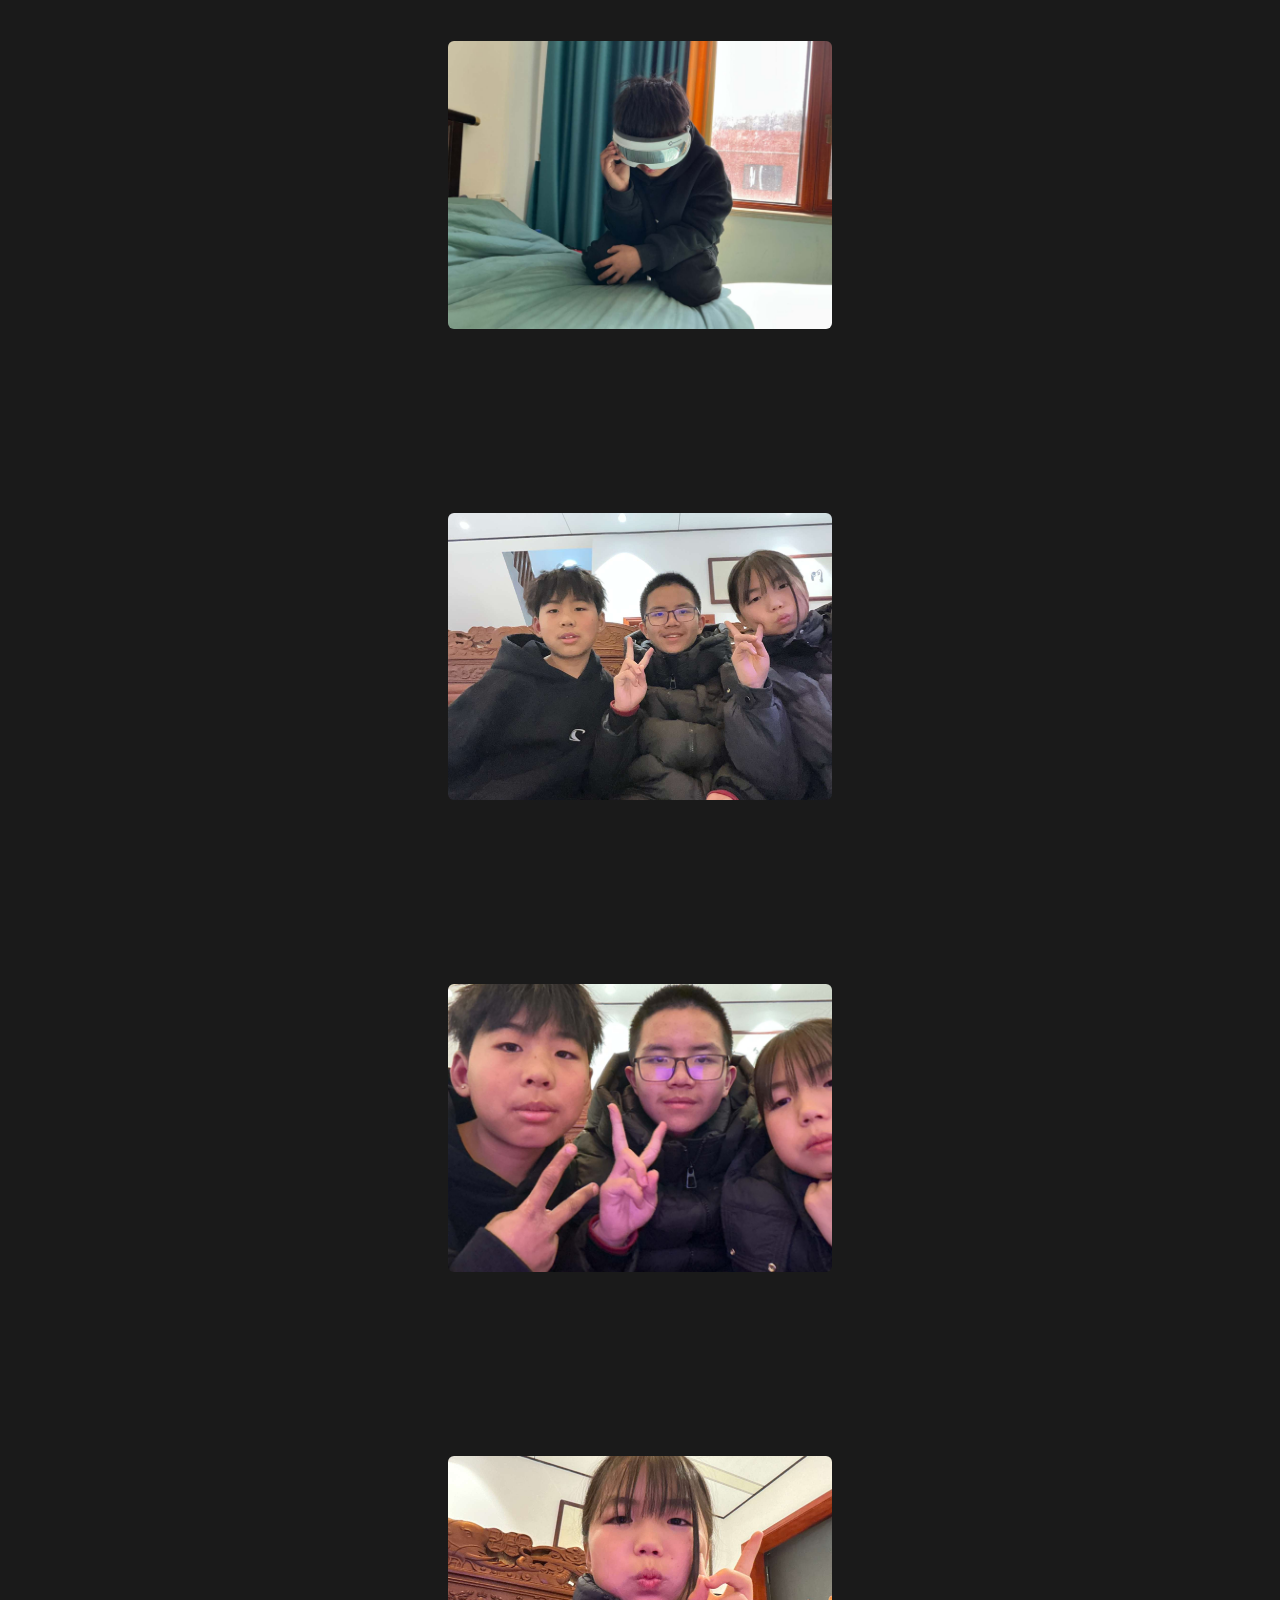
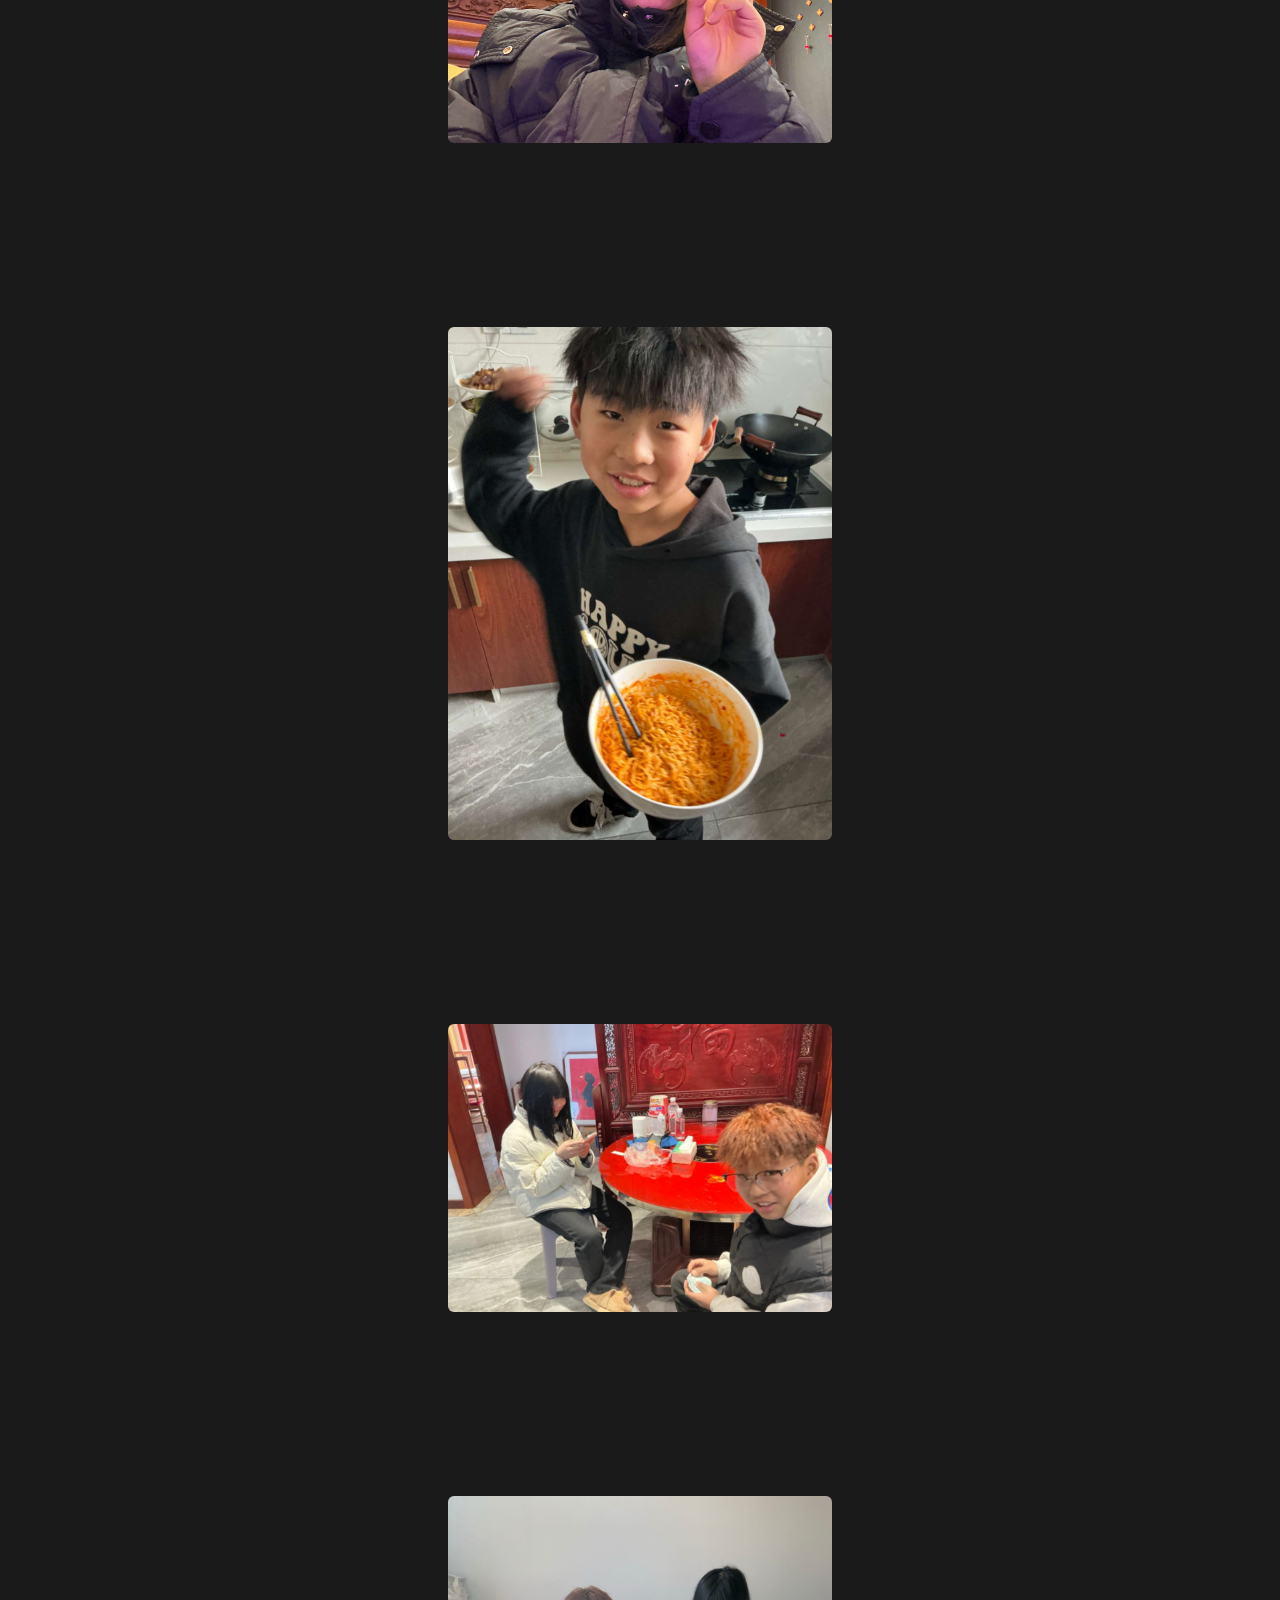
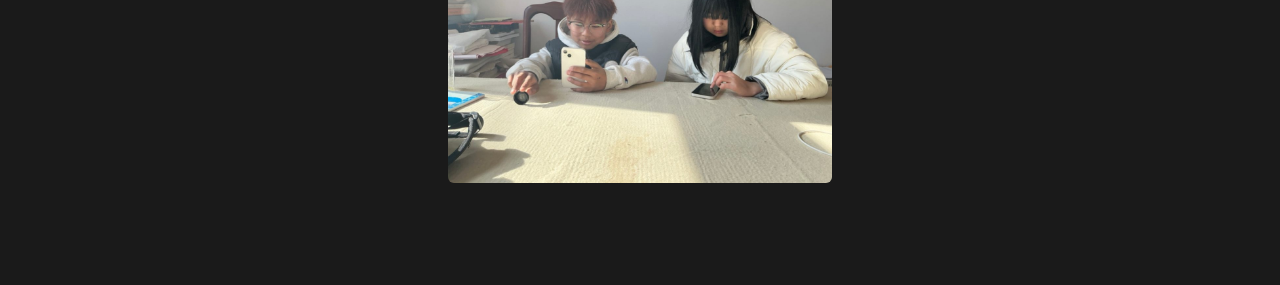
<file: HometownMemories/index.html>
<!DOCTYPE html>
<html lang="en">
<head>
  <meta charset="UTF-8">
  <meta name="viewport" content="width=device-width, initial-scale=1.0">
  <title>Hometown Memories</title>

  <link rel="stylesheet" href="style.css">
</head>
<body>
  <center>
    <h1>点击照片可查看原图</h1>
  </center>
  <div class="images">
    <a href="images/01.png"><img src="images/compressed-01.jpg" alt="这里是有图片的"></a>
    <a href="images/02.png"><img src="images/compressed-02.jpg" alt="这里是有图片的"></a>
    <a href="images/03.png"><img src="images/compressed-03.jpg" alt="这里是有图片的"></a>
    <a href="images/04.png"><img src="images/compressed-04.jpg" alt="这里是有图片的"></a>
    <a href="images/05.png"><img src="images/compressed-05.jpg" alt="这里是有图片的"></a>
    <a href="images/06.png"><img src="images/compressed-06.jpg" alt="这里是有图片的"></a>
    <a href="images/07.png"><img src="images/compressed-07.jpg" alt="这里是有图片的"></a>
    <a href="images/08.jpg"><img src="images/compressed-08.jpg" alt="这里是有图片的"></a>
    <a href="images/09.jpg"><img src="images/compressed-09.jpg" alt="这里是有图片的"></a>
    <a href="images/10.jpg"><img src="images/compressed-10.jpg" alt="这里是有图片的"></a>
    <a href="images/11.jpg"><img src="images/compressed-11.jpg" alt="这里是有图片的"></a>
    <a href="images/12.jpg"><img src="images/compressed-12.jpg" alt="这里是有图片的"></a>
    <a href="images/13.jpg"><img src="images/compressed-13.jpg" alt="这里是有图片的"></a>
    <a href="images/14.jpg"><img src="images/compressed-14.jpg" alt="这里是有图片的"></a>
    <a href="images/15.jpg"><img src="images/compressed-15.jpg" alt="这里是有图片的"></a>
    <a href="images/16.jpg"><img src="images/compressed-16.jpg" alt="这里是有图片的"></a>
    <a href="images/17.jpg"><img src="images/compressed-17.jpg" alt="这里是有图片的"></a>
    <a href="images/18.jpg"><img src="images/compressed-18.jpg" alt="这里是有图片的"></a>
    <a href="images/19.jpg"><img src="images/compressed-19.jpg" alt="这里是有图片的"></a>
  </div>
</body>
</html>
</file>
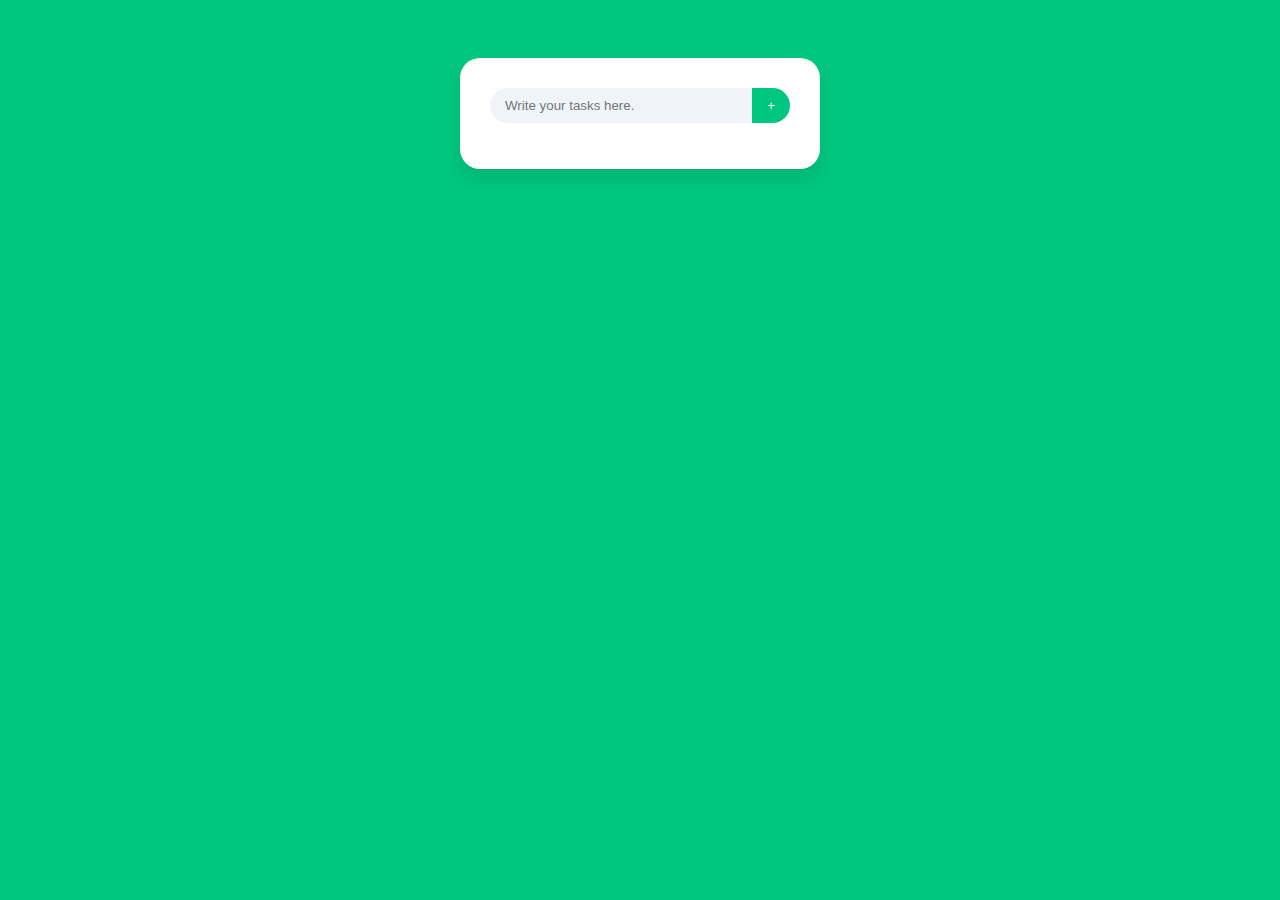
<file: todo/index.html>
<!DOCTYPE html>
<html lang="en">
<head>
  <meta charset="UTF-8">
  <meta name="viewport" content="width=device-width, initial-scale=1.0">
  <link rel="stylesheet" type="text/css" href="style.css">

  <title>Daily TODO</title>
</head>
<body>
  <div class="operationPanel">
    <div class="inputArea">
      <input type="text" placeholder="Write your tasks here." class="inputBox">
      <button class="button">+</button>
    </div>
    <ul class="todoList"></ul>
  </div>

  <script src="script.js"></script>
</body>
</html>
</file>
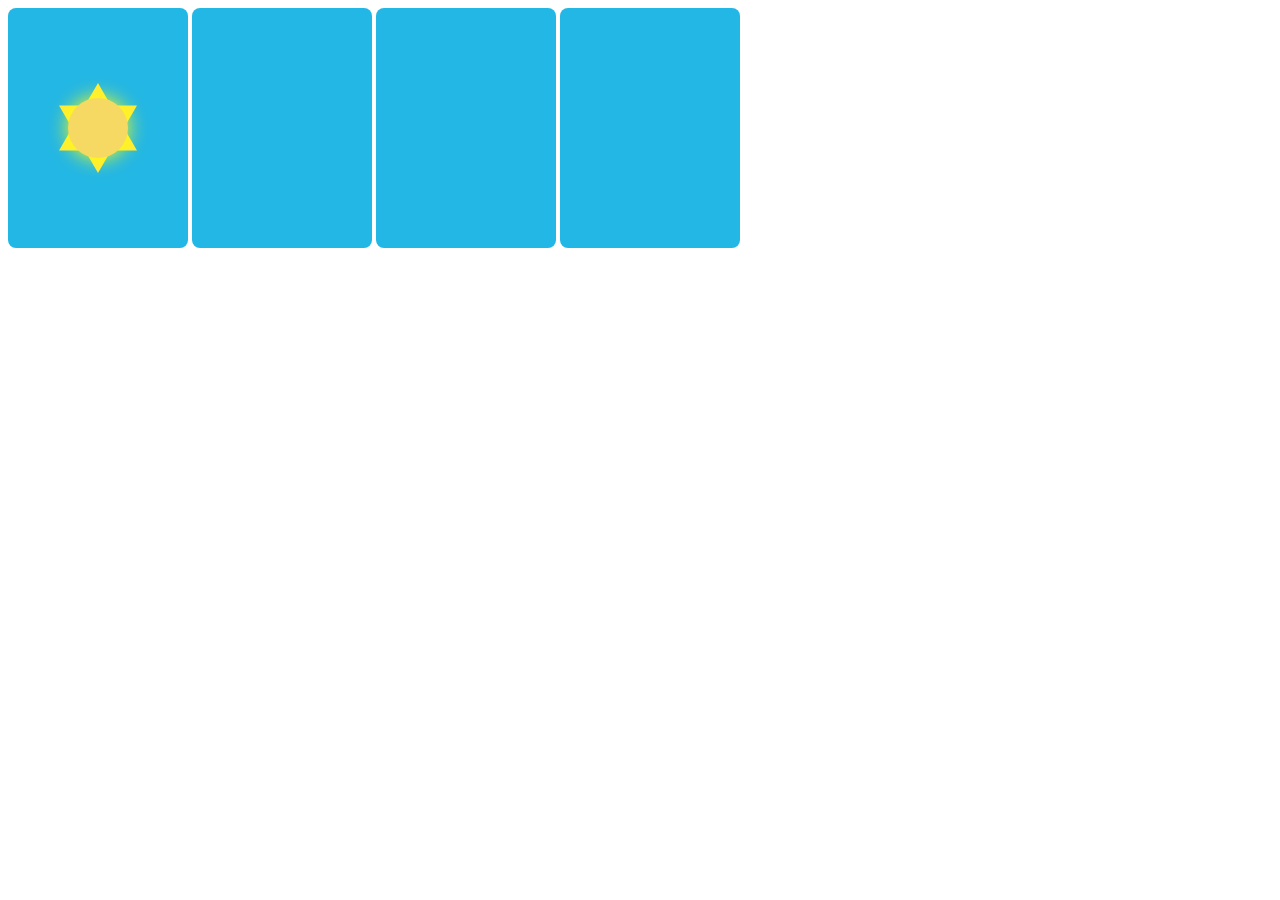
<file: weather/index.html>
<!DOCTYPE html>
<html lang="en">
<head>
  <meta charset="UTF-8">
  <meta name="viewport" content="width=device-width, initial-scale=1.0">
  <link rel="stylesheet" href="style.css">
  
  <title>Weather Icons</title>
</head>
<body>
  <div class=".wholePage">
    <div class="weather sunny"></div>
    <div class="weather cloudy"></div>
    <div class="weather rainy"></div>
    <div class="weather snowy"></div>
  </div>
</body>
</html>
</file>
<file: style.css>
body {
  background-color: #1acbcb
}

body h3 {
  font-family: 'Courier New', Courier, monospace;
  font-style: italic;
  border-radius: 6px;
  background-color: aliceblue;
  font-size: xx-large;
}

body p {
  font-family: Cambria, Cochin, Georgia, Times, 'Times New Roman', serif;
  background-color: antiquewhite;
  border-radius: 6px;
  font-size: larger;
}

body hr {
  margin: 5vw 0;
}

a {
  cursor: pointer;
}

.learn1 {
  display: flex;
  justify-content: center;
  border: solid 1px;
  border-radius: 6px;
}

.learn1 p {
  margin: 0 10px;
}
</file>
<file: clock/style.css>
.clock {
  background: aquamarine left top no-repeat;
  background-size: cover;
  position: absolute;
  left: 50%;
  top: 50%;
  transform: translate(-50%, -50%);
  display: flex;
  flex-direction: column;
  justify-content: center;
  align-items: center;
  width: 100vw;
  height: 100vh;
}

.subject {
  /* display: none; */
  font-family: 'Courier New', Courier, monospace;
  font-size: clamp(0.75rem, 4.5vw, 7.5rem);
  margin: 0;
  overflow: hidden;
  text-overflow: clip;
}

.time {
  font-family: 'Consolas';
  font-size: clamp(3rem, 18vw, 30rem);
  margin: 0;
}

.subject, .time {
  background: rgba(255, 255, 255, 0.25);
  backdrop-filter: blur(8px);
  border-radius: 20px;
  margin: 10px 0;
  box-shadow: 
    0 20px 40px rgba(0, 0, 0, 0.25),
    inset 0 1px 0 rgba(255, 255, 255, 0.4);
  padding: 0 20px;
}
</file>
<file: diary/style.css>
body {
  background-color: #6e7b6c;
  display: flex;
  flex-direction: column;
  align-items: center;
}

.authentication {
  position: absolute;
  left: 50%;
  top: 50%;
  transform: translate(-50%, -50%);

  width: 200px;
  display: flex;
  flex-direction: column;

  input {
    height: 30px;
    margin: 0 0 10px 0;
    border: none;
    border-radius: 10px;
    outline: none;
  }

  button {
    cursor: pointer;
    height: 30px;
    width: 100px;
    margin: 0 0 0 50px;
    border-radius: 10px;
  }
}

.diary {
  width: 70%;
  background-color: #fde6e0;
  margin: 50vh 0;
  padding: 2em;

  p {
    text-indent: 2em;
    font-size: 12pt;
  }
}
</file>
<file: GrowthMemories/style.css>
body {
  background-color: cadetblue;
  display: flex;
  flex-direction: column;
  align-items: center;
}

img {
  width: 50%;
  height: auto;
  margin: 0 0 10vh 0;
  border-radius: 10px;
}

p {
  font-size: 14px;
  background-color: aquamarine;
  padding: 10px;
  border-radius: 20px;
}
</file>
<file: HometownMemories/style.css>
body {
  background-color: hsl(0, 0%, 10%);
}

img {
  width: 30vw;
  height: auto;
  border-radius: 6px;
  margin: 10vh 0;
}

.images {
  display: flex;
  flex-direction: column;
  align-items: center;
}

h1 {
  color: wheat;
}
</file>
<file: todo/style.css>
body {
  background-color: #00c780;
  display: flex;
  justify-content: center;
}

.operationPanel {
  background-color: white;
  width: 300px;
  padding: 30px;
  margin-top: 50px;
  border-radius: 20px;
  box-shadow: 0 10px 20px rgba(0, 0, 0, 0.1);
}

.inputArea {
  display: flex;
  border-radius: 25px;
  overflow: hidden;
}

.inputBox {
  flex-grow: 1;
  border: none;
  background-color: #f0f4f8;
  padding: 10px 15px;
  outline: none;
}

.button {
  background-color: #00c780;
  border: none;
  color: white;
  padding: 10px 15px;
  cursor: pointer;
}

.todoList {
  list-style-type: none;
  padding: 0;
}

.todoList li {
  display: flex;
  padding: 10px 0;
  border-bottom: 1px solid #eee;
}

.todoList label {
  flex-grow: 1;
}

.checkbox {
  margin-right: 15px;
}

.trashcan {
  background: none;
  border: none;
  cursor: pointer;
  font-size: large;
  opacity: 0.5;
}

.trashcan:hover {
  opacity: 1;
}
</file>
<file: weather/style.css>
.weather {
  position: relative;
  display: inline-block;
  width: 180px;
  height: 240px;
  background: #23b7e5;
  border-radius: 8px;
}

.sunny::before {
  content: "";
  position: absolute;
  top: 50%;
  left: 50%;
  transform: translate(-50%, -50%);
  width: 60px;
  height: 60px;
  background: #F6D963;
  border-radius: 50%;
  box-shadow: 0 0 20px #ff0;
  z-index: 2;
}

.sunny::after {
  content: "";
  position: absolute;
  top: 50%;
  left: 50%;
  margin: -45px 0 0 -45px;
  width: 90px;
  height: 90px;
  background: #FFEB3B;
  clip-path: polygon(
    50% 0%,
    64.3% 25%,
    93.3% 25%,
    78.87% 50%,
    93.3% 75%,
    64.43% 75%,
    50% 100%,
    35.57% 75%,
    6.7% 75%,
    21.13% 50%,
    6.7% 25%,
    35.57% 25%
  );
  z-index: 1;
  animation: sunScale 2s linear infinite;
}

@keyframes sunScale {
  0% {
    transform: scale(1);
  }
  50% {
    transform: scale(1.1);
  }
  100% {
    transform: scale(1);
  }
}
</file>
